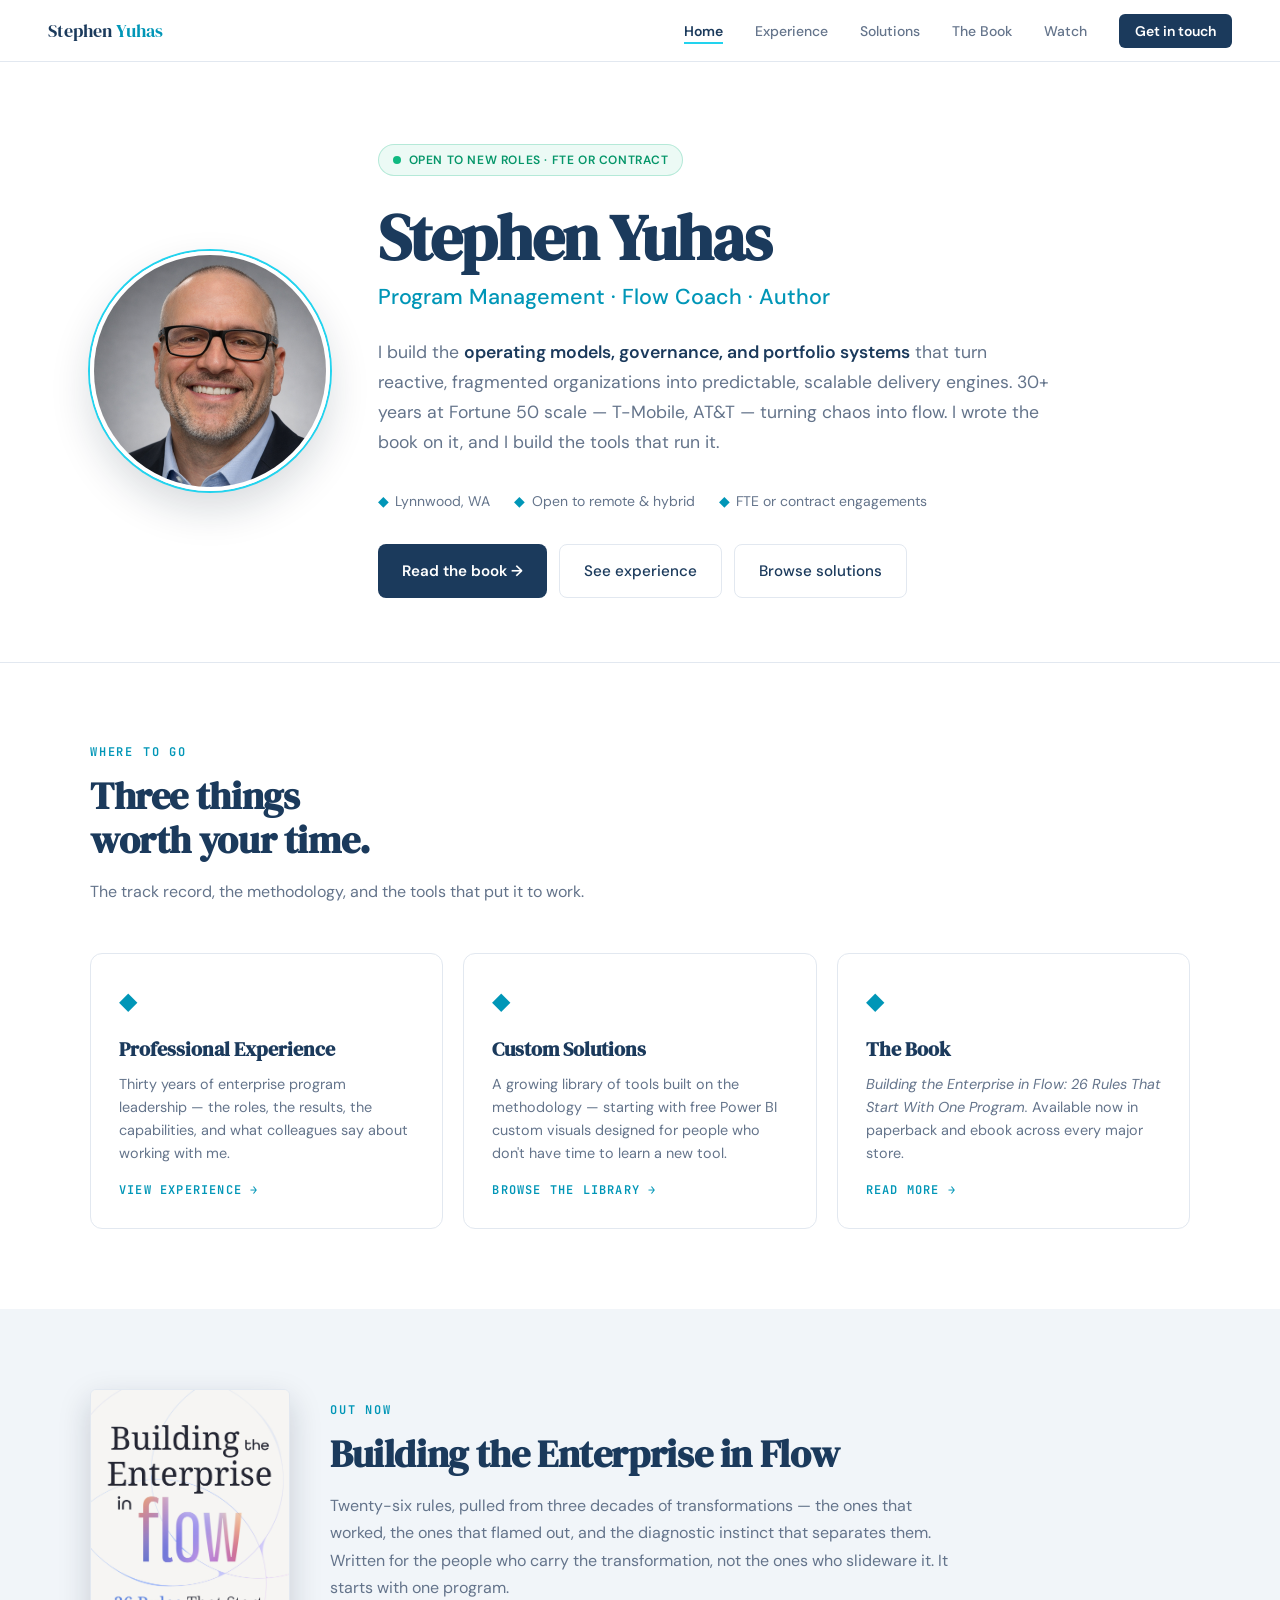
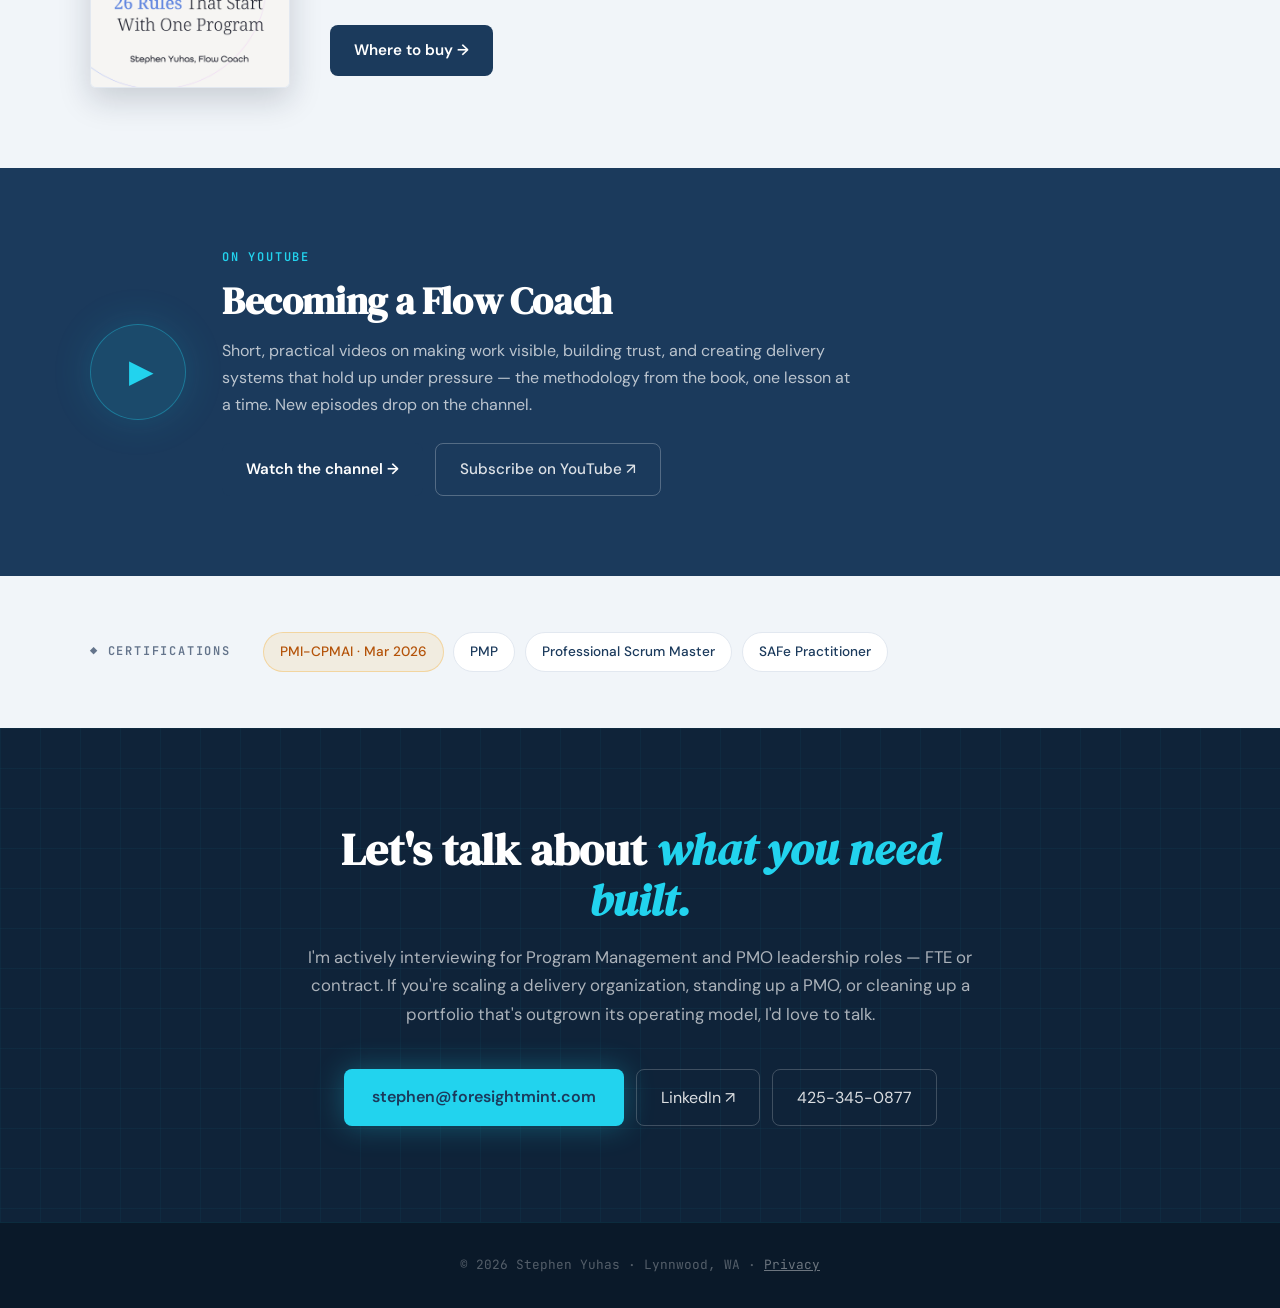
<file: index.html>
<!DOCTYPE html>
<html lang="en">
<head>
<meta charset="UTF-8">
<meta name="viewport" content="width=device-width, initial-scale=1.0">
<title>Stephen Yuhas — Program Management, Flow &amp; Transformation</title>
<meta name="description" content="Stephen Yuhas — 30+ years turning reactive organizations into predictable delivery engines. Author of Building the Enterprise in Flow. Founder of ForesightMint.">
<link rel="preconnect" href="https://fonts.googleapis.com">
<link rel="preconnect" href="https://fonts.gstatic.com" crossorigin>
<link href="https://fonts.googleapis.com/css2?family=DM+Serif+Display:ital@0;1&family=DM+Sans:wght@300;400;500;600;700&family=JetBrains+Mono:wght@400;600&display=swap" rel="stylesheet">
<link rel="stylesheet" href="styles.css">
</head>
<body>

<nav>
  <a href="index.html" class="nav-logo">Stephen <span>Yuhas</span></a>
  <ul class="nav-links">
    <li><a href="index.html" class="active">Home</a></li>
    <li><a href="experience.html">Experience</a></li>
    <li><a href="solutions.html">Solutions</a></li>
    <li><a href="book.html">The Book</a></li>
    <li><a href="watch.html">Watch</a></li>
    <li><a href="#contact" class="nav-cta">Get in touch</a></li>
  </ul>
</nav>

<!-- HERO -->
<section class="hero">
  <div class="hero-inner">
    <div class="hero-grid">
      <div class="headshot-wrap">
        <img src="StephenYuhasHeadshot_square.png" alt="Stephen Yuhas" class="headshot">
      </div>

      <div>
        <div class="availability">Open to new roles · FTE or contract</div>
        <h1 class="hero-name">Stephen Yuhas</h1>
        <div class="hero-tagline">Program Management · Flow Coach · Author</div>
        <p class="hero-pitch">
          I build the <strong>operating models, governance, and portfolio systems</strong> that turn reactive, fragmented organizations into predictable, scalable delivery engines. 30+ years at Fortune 50 scale — T-Mobile, AT&amp;T — turning chaos into flow. I wrote the book on it, and I build the tools that run it.
        </p>
        <div class="hero-meta">
          <span><span class="dot">◆</span> Lynnwood, WA</span>
          <span><span class="dot">◆</span> Open to remote &amp; hybrid</span>
          <span><span class="dot">◆</span> FTE or contract engagements</span>
        </div>
        <div class="hero-cta">
          <a href="book.html" class="btn-primary">Read the book →</a>
          <a href="experience.html" class="btn-secondary">See experience</a>
          <a href="solutions.html" class="btn-secondary">Browse solutions</a>
        </div>
      </div>
    </div>
  </div>
</section>

<!-- DESTINATIONS -->
<section>
  <div class="section-inner">
    <div class="section-label">Where to go</div>
    <h2 class="section-title">Three things<br>worth your time.</h2>
    <p class="section-sub">The track record, the methodology, and the tools that put it to work.</p>

    <div class="dest-grid">
      <a href="experience.html" class="dest-card">
        <div class="dest-icon">◆</div>
        <h3>Professional Experience</h3>
        <p>Thirty years of enterprise program leadership — the roles, the results, the capabilities, and what colleagues say about working with me.</p>
        <div class="dest-go">View experience →</div>
      </a>

      <a href="solutions.html" class="dest-card">
        <div class="dest-icon">◆</div>
        <h3>Custom Solutions</h3>
        <p>A growing library of tools built on the methodology — starting with free Power BI custom visuals designed for people who don't have time to learn a new tool.</p>
        <div class="dest-go">Browse the library →</div>
      </a>

      <a href="book.html" class="dest-card">
        <div class="dest-icon">◆</div>
        <h3>The Book</h3>
        <p><em>Building the Enterprise in Flow: 26 Rules That Start With One Program.</em> Available now in paperback and ebook across every major store.</p>
        <div class="dest-go">Read more →</div>
      </a>
    </div>
  </div>
</section>

<!-- BOOK CALLOUT -->
<section class="book-callout">
  <div class="book-callout-inner">
    <img src="Building_The_Enterprise_in_Flow.jpg" alt="Building the Enterprise in Flow: 26 Rules That Start With One Program, by Stephen Yuhas" class="book-cover-sm">
    <div>
      <div class="section-label">Out now</div>
      <h2 class="section-title">Building the Enterprise in Flow</h2>
      <p class="section-sub" style="margin-bottom: 1.5rem;">
        Twenty-six rules, pulled from three decades of transformations — the ones that worked, the ones that flamed out, and the diagnostic instinct that separates them. Written for the people who carry the transformation, not the ones who slideware it. It starts with one program.
      </p>
      <div class="hero-cta">
        <a href="book.html" class="btn-primary">Where to buy →</a>
      </div>
    </div>
  </div>
</section>

<!-- YOUTUBE BAND -->
<section class="watch-band">
  <div class="watch-band-inner">
    <div class="watch-play">▶</div>
    <div>
      <div class="section-label">On YouTube</div>
      <h2 class="section-title">Becoming a Flow Coach</h2>
      <p class="section-sub">
        Short, practical videos on making work visible, building trust, and creating delivery systems that hold up under pressure — the methodology from the book, one lesson at a time. New episodes drop on the channel.
      </p>
      <div class="hero-cta">
        <a href="watch.html" class="btn-primary">Watch the channel →</a>
        <a href="https://www.youtube.com/@BecomingAFlowCoach?sub_confirmation=1" class="btn-ghost-light" target="_blank" rel="noopener">Subscribe on YouTube ↗</a>
      </div>
    </div>
  </div>
</section>

<!-- CERTS STRIP -->
<div class="certs">
  <div class="certs-inner">
    <div class="certs-label">◆ Certifications</div>
    <div class="cert-pills">
      <div class="cert-pill new">PMI-CPMAI · Mar 2026</div>
      <div class="cert-pill">PMP</div>
      <div class="cert-pill">Professional Scrum Master</div>
      <div class="cert-pill">SAFe Practitioner</div>
    </div>
  </div>
</div>

<!-- CONTACT -->
<section class="contact" id="contact">
  <div class="contact-inner">
    <h2>Let's talk about <em>what you need built.</em></h2>
    <p>I'm actively interviewing for Program Management and PMO leadership roles — FTE or contract. If you're scaling a delivery organization, standing up a PMO, or cleaning up a portfolio that's outgrown its operating model, I'd love to talk.</p>
    <div class="contact-buttons">
      <a href="mailto:stephen@foresightmint.com" class="btn-contact-primary">stephen@foresightmint.com</a>
      <a href="https://www.linkedin.com/in/stephen-yuhas-6923614/" class="btn-contact-ghost" target="_blank">LinkedIn ↗</a>
      <a href="tel:+14253450877" class="btn-contact-ghost">425-345-0877</a>
    </div>
  </div>
</section>

<footer>
  <p>© 2026 Stephen Yuhas · Lynnwood, WA · <a href="privacy.html" style="color: rgba(255,255,255,0.4);">Privacy</a></p>
</footer>

</body>
</html>
</file>
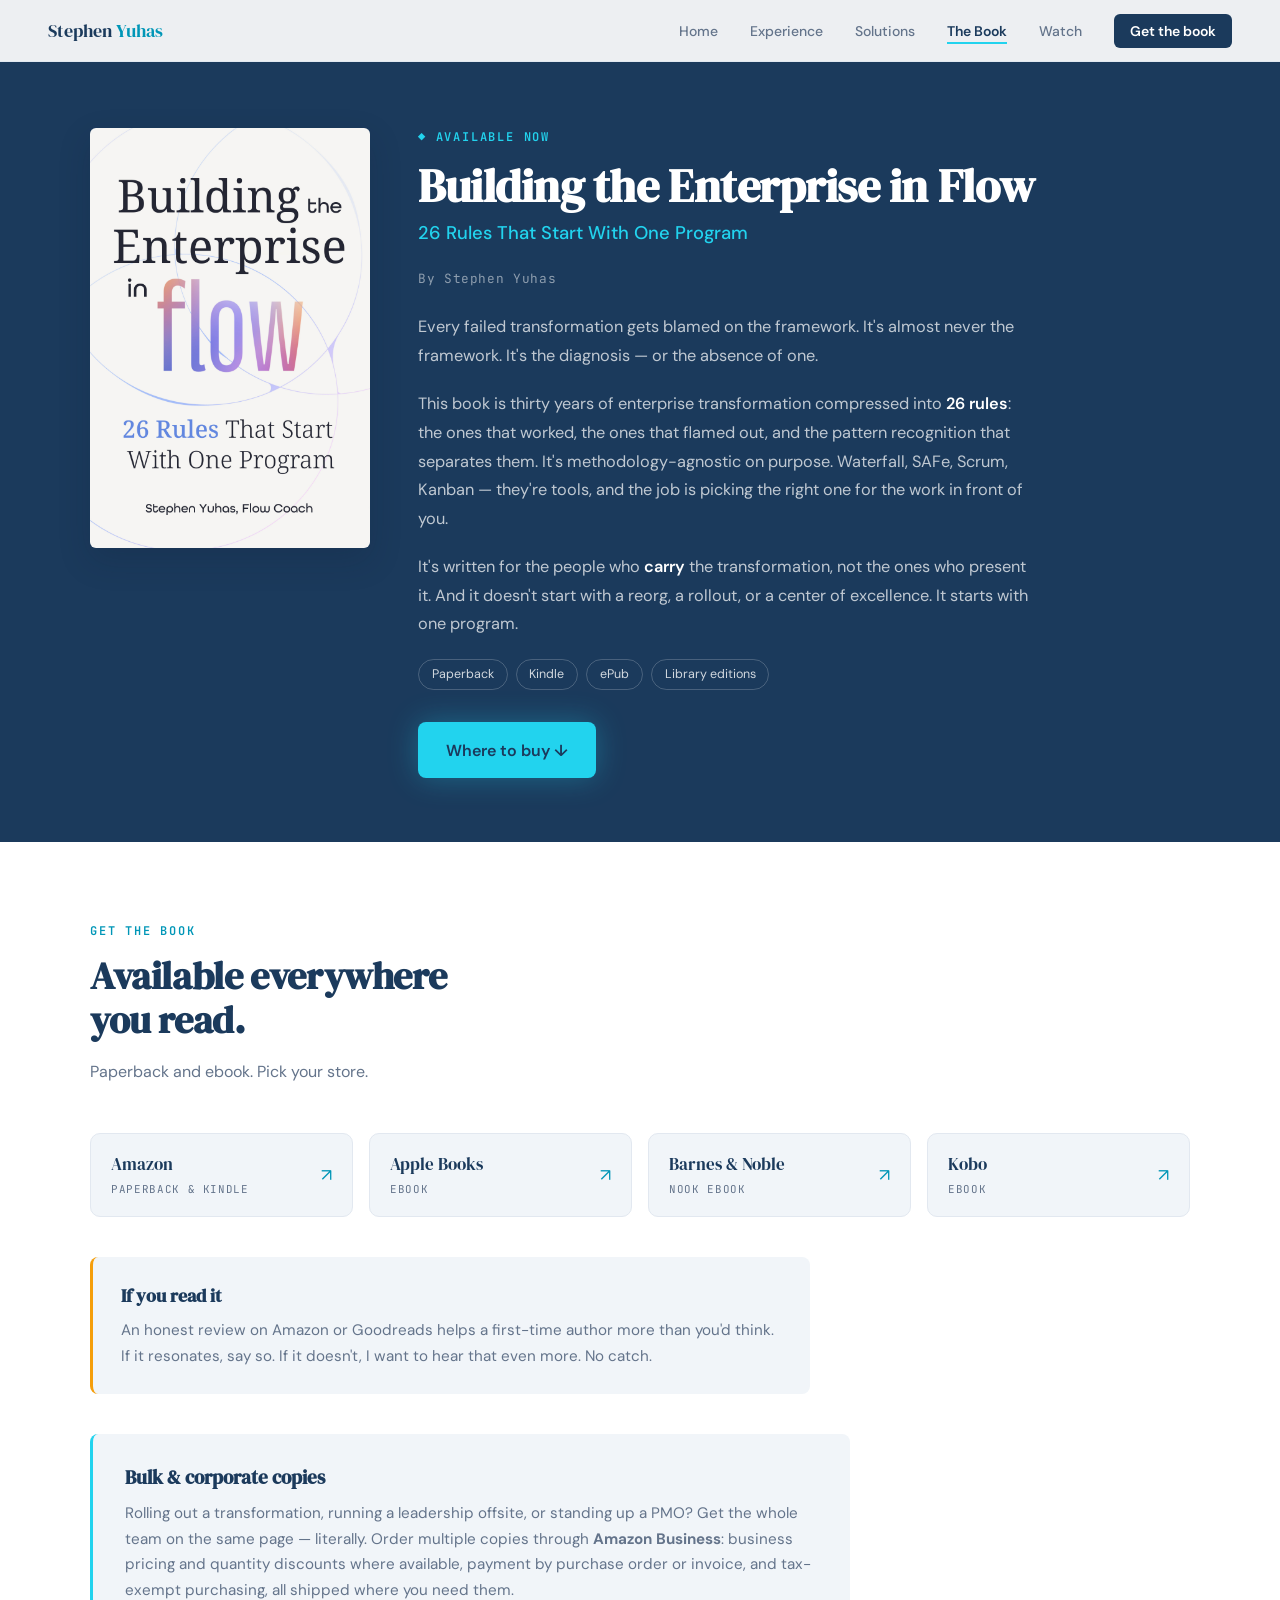
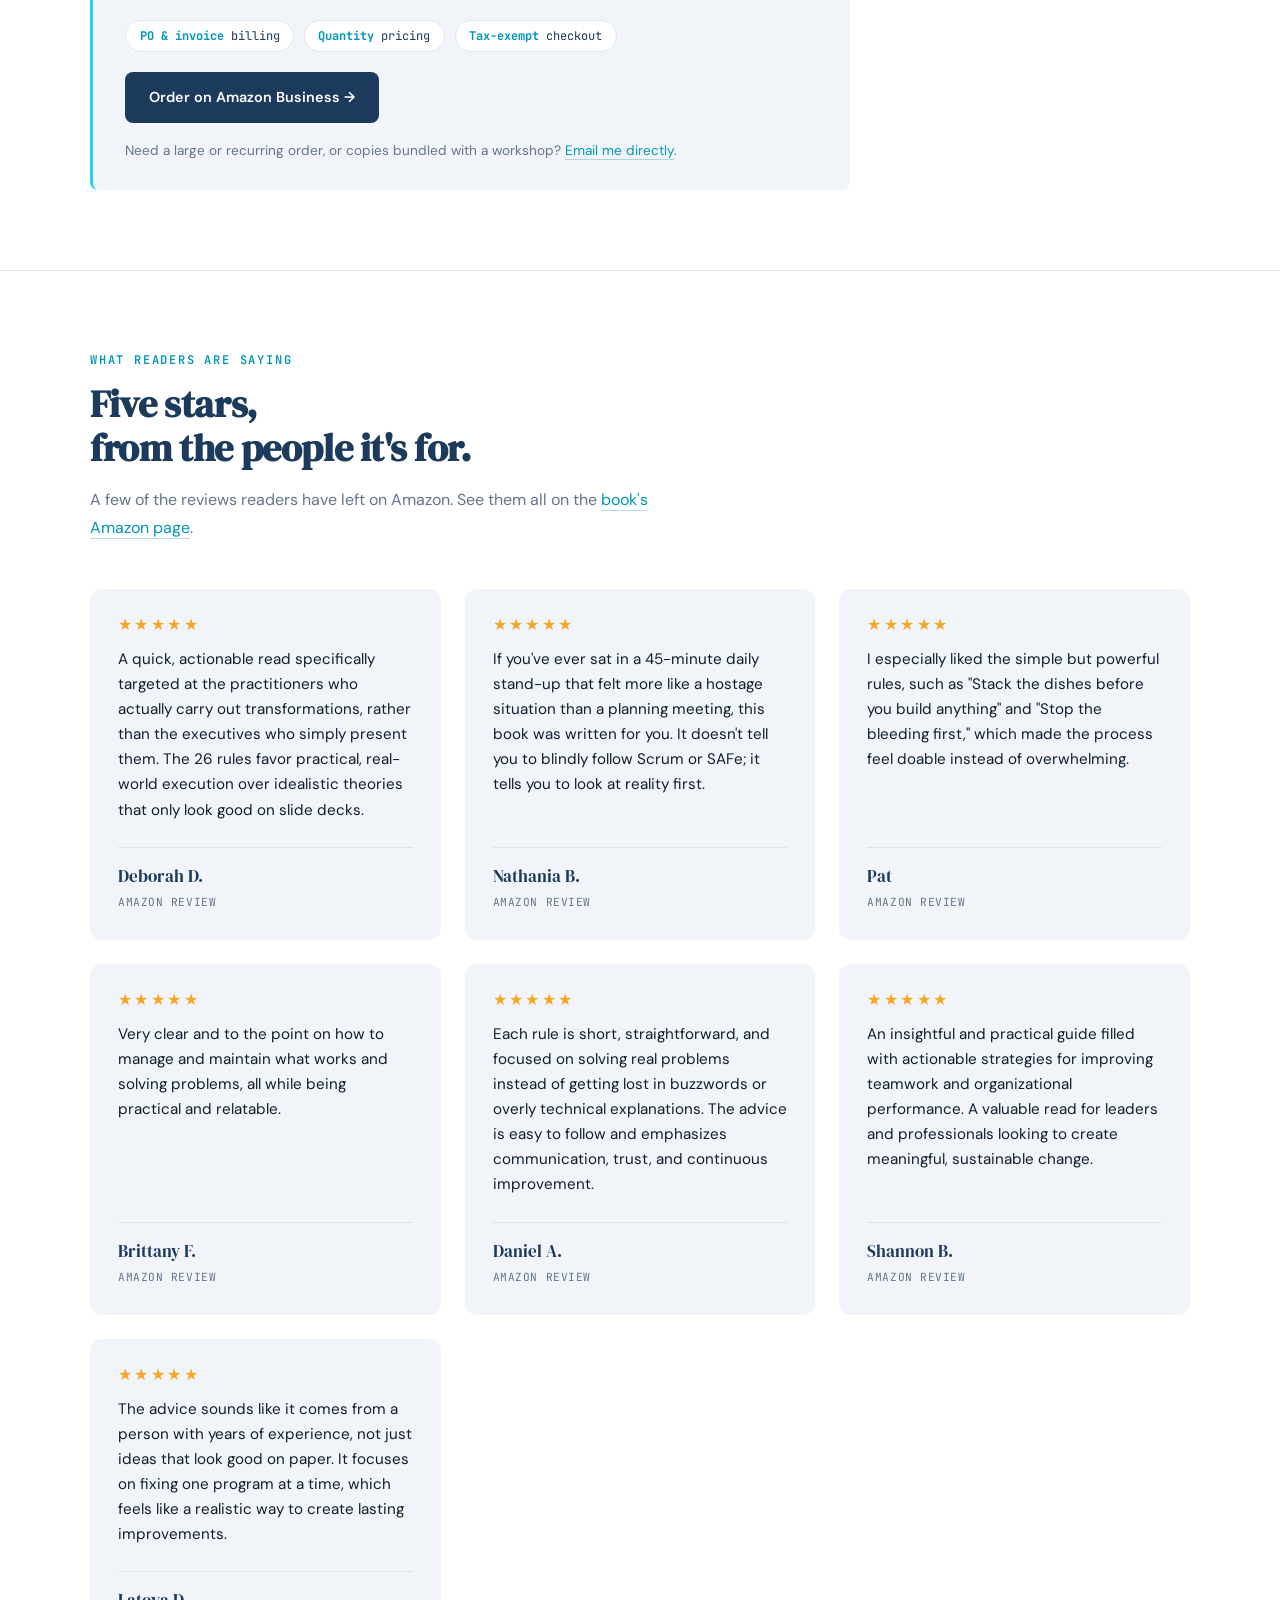
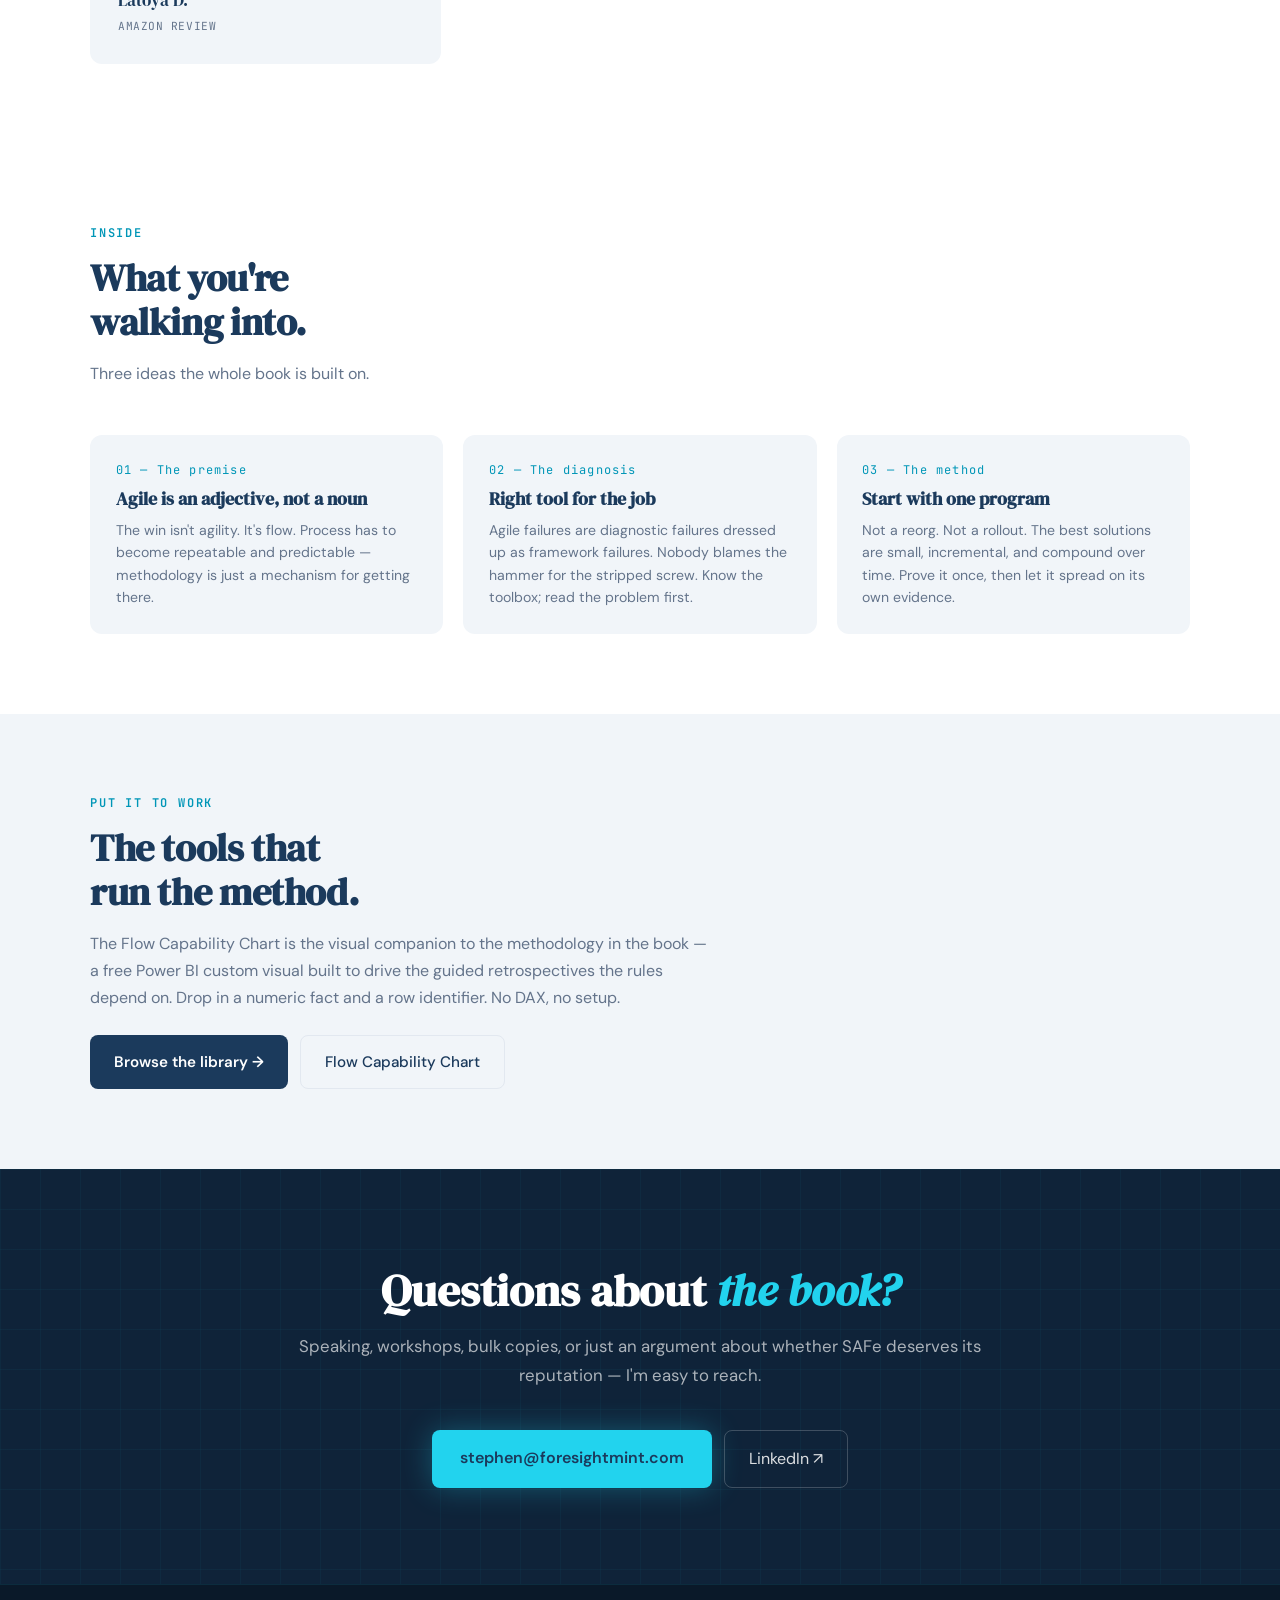
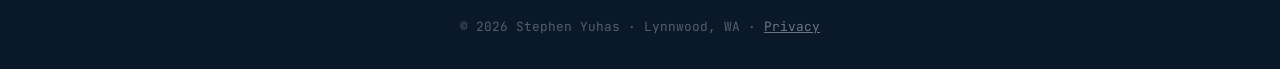
<file: book.html>
<!DOCTYPE html>
<html lang="en">
<head>
<meta charset="UTF-8">
<meta name="viewport" content="width=device-width, initial-scale=1.0">
<title>Building the Enterprise in Flow — Stephen Yuhas</title>
<meta name="description" content="Building the Enterprise in Flow: 26 Rules That Start With One Program. By Stephen Yuhas. Available in paperback and ebook on Amazon, Apple Books, Barnes &amp; Noble, Kobo, and more.">
<link rel="preconnect" href="https://fonts.googleapis.com">
<link rel="preconnect" href="https://fonts.gstatic.com" crossorigin>
<link href="https://fonts.googleapis.com/css2?family=DM+Serif+Display:ital@0;1&family=DM+Sans:wght@300;400;500;600;700&family=JetBrains+Mono:wght@400;600&display=swap" rel="stylesheet">
<link rel="stylesheet" href="styles.css">
</head>
<body>

<nav>
  <a href="index.html" class="nav-logo">Stephen <span>Yuhas</span></a>
  <ul class="nav-links">
    <li><a href="index.html">Home</a></li>
    <li><a href="experience.html">Experience</a></li>
    <li><a href="solutions.html">Solutions</a></li>
    <li><a href="book.html" class="active">The Book</a></li>
    <li><a href="watch.html">Watch</a></li>
    <li><a href="#buy" class="nav-cta">Get the book</a></li>
  </ul>
</nav>

<!-- BOOK HERO -->
<section class="book-hero">
  <div class="book-hero-inner">
    <img src="Building_The_Enterprise_in_Flow.jpg" alt="Building the Enterprise in Flow: 26 Rules That Start With One Program, by Stephen Yuhas" class="book-cover-sm">

    <div>
      <div class="book-eyebrow">◆ Available now</div>
      <h1 class="book-title">Building the Enterprise in Flow</h1>
      <div class="book-subtitle">26 Rules That Start With One Program</div>
      <div class="book-byline">By Stephen Yuhas</div>

      <p class="book-blurb">
        Every failed transformation gets blamed on the framework. It's almost never the framework. It's the diagnosis — or the absence of one.
      </p>
      <p class="book-blurb">
        This book is thirty years of enterprise transformation compressed into <strong>26 rules</strong>: the ones that worked, the ones that flamed out, and the pattern recognition that separates them. It's methodology-agnostic on purpose. Waterfall, SAFe, Scrum, Kanban — they're tools, and the job is picking the right one for the work in front of you.
      </p>
      <p class="book-blurb">
        It's written for the people who <strong>carry</strong> the transformation, not the ones who present it. And it doesn't start with a reorg, a rollout, or a center of excellence. It starts with one program.
      </p>

      <div class="book-formats">
        <span class="fmt-pill">Paperback</span>
        <span class="fmt-pill">Kindle</span>
        <span class="fmt-pill">ePub</span>
        <span class="fmt-pill">Library editions</span>
      </div>

      <div class="hero-cta">
        <a href="#buy" class="btn-contact-primary">Where to buy ↓</a>
      </div>
    </div>
  </div>
</section>

<!-- BUY LINKS -->
<section class="buy" id="buy">
  <div class="section-inner">
    <div class="section-label">Get the book</div>
    <h2 class="section-title">Available everywhere<br>you read.</h2>
    <p class="section-sub">Paperback and ebook. Pick your store.</p>

    <div class="buy-grid">
      <a href="https://www.amazon.com/dp/B0H6KVDXJP" class="buy-card" target="_blank" rel="noopener">
        <span>
          <span class="buy-store">Amazon</span>
          <span class="buy-fmt">Paperback &amp; Kindle</span>
        </span>
        <span class="buy-arrow">↗</span>
      </a>

      <a href="https://books.apple.com/us/book/id6784390564" class="buy-card" target="_blank" rel="noopener">
        <span>
          <span class="buy-store">Apple Books</span>
          <span class="buy-fmt">Ebook</span>
        </span>
        <span class="buy-arrow">↗</span>
      </a>

      <a href="https://www.barnesandnoble.com/w/building-the-enterprise-in-flow-stephen-yuhas/1150480453?ean=2940196628368" class="buy-card" target="_blank" rel="noopener">
        <span>
          <span class="buy-store">Barnes &amp; Noble</span>
          <span class="buy-fmt">Nook ebook</span>
        </span>
        <span class="buy-arrow">↗</span>
      </a>

      <a href="https://www.kobo.com/search?query=9798995827016" class="buy-card" target="_blank" rel="noopener">
        <span>
          <span class="buy-store">Kobo</span>
          <span class="buy-fmt">Ebook</span>
        </span>
        <span class="buy-arrow">↗</span>
      </a>

    </div>

    <div class="review-ask">
      <h3>If you read it</h3>
      <p>An honest review on Amazon or Goodreads helps a first-time author more than you'd think. If it resonates, say so. If it doesn't, I want to hear that even more. No catch.</p>
    </div>

    <div class="bulk">
      <h3>Bulk &amp; corporate copies</h3>
      <p>Rolling out a transformation, running a leadership offsite, or standing up a PMO? Get the whole team on the same page — literally. Order multiple copies through <strong>Amazon Business</strong>: business pricing and quantity discounts where available, payment by purchase order or invoice, and tax-exempt purchasing, all shipped where you need them.</p>
      <div class="bulk-tiers">
        <span class="bulk-tier"><strong>PO &amp; invoice</strong> billing</span>
        <span class="bulk-tier"><strong>Quantity</strong> pricing</span>
        <span class="bulk-tier"><strong>Tax-exempt</strong> checkout</span>
      </div>
      <a href="https://www.amazon.com/dp/B0H6KVDXJP" class="btn-primary" target="_blank" rel="noopener">Order on Amazon Business →</a>
      <p style="font-size:0.85rem; color:var(--muted); margin-top:1rem; margin-bottom:0;">Need a large or recurring order, or copies bundled with a workshop? <a href="mailto:stephen@foresightmint.com?subject=Bulk%20order%20%E2%80%94%20Building%20the%20Enterprise%20in%20Flow&amp;body=Quantity%3A%0AShip-to%20address%3A%0ANeeded%20by%3A%0ACompany%3A" class="testim-link">Email me directly</a>.</p>
    </div>
  </div>
</section>

<!-- READER REVIEWS -->
<section class="reviews">
  <div class="section-inner">
    <div class="section-label">What readers are saying</div>
    <h2 class="section-title">Five stars,<br>from the people it's for.</h2>
    <p class="section-sub">A few of the reviews readers have left on Amazon. See them all on the <a href="https://www.amazon.com/dp/B0H6KVDXJP" target="_blank" rel="noopener" class="testim-link">book's Amazon page</a>.</p>

    <div class="testim-grid">
      <figure class="testim-card">
        <div class="review-stars" aria-label="Rated 5 out of 5 stars">★★★★★<span>5 out of 5 stars</span></div>
        <blockquote>A quick, actionable read specifically targeted at the practitioners who actually carry out transformations, rather than the executives who simply present them. The 26 rules favor practical, real-world execution over idealistic theories that only look good on slide decks.</blockquote>
        <figcaption>
          <div class="testim-name">Deborah D.</div>
          <div class="testim-rel">Amazon Review</div>
        </figcaption>
      </figure>

      <figure class="testim-card">
        <div class="review-stars" aria-label="Rated 5 out of 5 stars">★★★★★<span>5 out of 5 stars</span></div>
        <blockquote>If you've ever sat in a 45-minute daily stand-up that felt more like a hostage situation than a planning meeting, this book was written for you. It doesn't tell you to blindly follow Scrum or SAFe; it tells you to look at reality first.</blockquote>
        <figcaption>
          <div class="testim-name">Nathania B.</div>
          <div class="testim-rel">Amazon Review</div>
        </figcaption>
      </figure>

      <figure class="testim-card">
        <div class="review-stars" aria-label="Rated 5 out of 5 stars">★★★★★<span>5 out of 5 stars</span></div>
        <blockquote>I especially liked the simple but powerful rules, such as "Stack the dishes before you build anything" and "Stop the bleeding first," which made the process feel doable instead of overwhelming.</blockquote>
        <figcaption>
          <div class="testim-name">Pat</div>
          <div class="testim-rel">Amazon Review</div>
        </figcaption>
      </figure>

      <figure class="testim-card">
        <div class="review-stars" aria-label="Rated 5 out of 5 stars">★★★★★<span>5 out of 5 stars</span></div>
        <blockquote>Very clear and to the point on how to manage and maintain what works and solving problems, all while being practical and relatable.</blockquote>
        <figcaption>
          <div class="testim-name">Brittany F.</div>
          <div class="testim-rel">Amazon Review</div>
        </figcaption>
      </figure>

      <figure class="testim-card">
        <div class="review-stars" aria-label="Rated 5 out of 5 stars">★★★★★<span>5 out of 5 stars</span></div>
        <blockquote>Each rule is short, straightforward, and focused on solving real problems instead of getting lost in buzzwords or overly technical explanations. The advice is easy to follow and emphasizes communication, trust, and continuous improvement.</blockquote>
        <figcaption>
          <div class="testim-name">Daniel A.</div>
          <div class="testim-rel">Amazon Review</div>
        </figcaption>
      </figure>

      <figure class="testim-card">
        <div class="review-stars" aria-label="Rated 5 out of 5 stars">★★★★★<span>5 out of 5 stars</span></div>
        <blockquote>An insightful and practical guide filled with actionable strategies for improving teamwork and organizational performance. A valuable read for leaders and professionals looking to create meaningful, sustainable change.</blockquote>
        <figcaption>
          <div class="testim-name">Shannon B.</div>
          <div class="testim-rel">Amazon Review</div>
        </figcaption>
      </figure>

      <figure class="testim-card">
        <div class="review-stars" aria-label="Rated 5 out of 5 stars">★★★★★<span>5 out of 5 stars</span></div>
        <blockquote>The advice sounds like it comes from a person with years of experience, not just ideas that look good on paper. It focuses on fixing one program at a time, which feels like a realistic way to create lasting improvements.</blockquote>
        <figcaption>
          <div class="testim-name">Latoya D.</div>
          <div class="testim-rel">Amazon Review</div>
        </figcaption>
      </figure>
    </div>
  </div>
</section>

<!-- INSIDE THE BOOK -->
<section>
  <div class="section-inner">
    <div class="section-label">Inside</div>
    <h2 class="section-title">What you're<br>walking into.</h2>
    <p class="section-sub">Three ideas the whole book is built on.</p>

    <div class="inside-grid">
      <div class="inside-card">
        <div class="num">01 — The premise</div>
        <h3>Agile is an adjective, not a noun</h3>
        <p>The win isn't agility. It's flow. Process has to become repeatable and predictable — methodology is just a mechanism for getting there.</p>
      </div>
      <div class="inside-card">
        <div class="num">02 — The diagnosis</div>
        <h3>Right tool for the job</h3>
        <p>Agile failures are diagnostic failures dressed up as framework failures. Nobody blames the hammer for the stripped screw. Know the toolbox; read the problem first.</p>
      </div>
      <div class="inside-card">
        <div class="num">03 — The method</div>
        <h3>Start with one program</h3>
        <p>Not a reorg. Not a rollout. The best solutions are small, incremental, and compound over time. Prove it once, then let it spread on its own evidence.</p>
      </div>
    </div>
  </div>
</section>

<!-- COMPANION -->
<section class="book-callout">
  <div class="section-inner">
    <div class="section-label">Put it to work</div>
    <h2 class="section-title">The tools that<br>run the method.</h2>
    <p class="section-sub" style="margin-bottom: 1.5rem;">
      The Flow Capability Chart is the visual companion to the methodology in the book — a free Power BI custom visual built to drive the guided retrospectives the rules depend on. Drop in a numeric fact and a row identifier. No DAX, no setup.
    </p>
    <div class="hero-cta">
      <a href="solutions.html" class="btn-primary">Browse the library →</a>
      <a href="flow-capability-chart.html" class="btn-secondary">Flow Capability Chart</a>
    </div>
  </div>
</section>

<!-- CONTACT -->
<section class="contact" id="contact">
  <div class="contact-inner">
    <h2>Questions about <em>the book?</em></h2>
    <p>Speaking, workshops, bulk copies, or just an argument about whether SAFe deserves its reputation — I'm easy to reach.</p>
    <div class="contact-buttons">
      <a href="mailto:stephen@foresightmint.com" class="btn-contact-primary">stephen@foresightmint.com</a>
      <a href="https://www.linkedin.com/in/stephen-yuhas-6923614/" class="btn-contact-ghost" target="_blank">LinkedIn ↗</a>
    </div>
  </div>
</section>

<footer>
  <p>© 2026 Stephen Yuhas · Lynnwood, WA · <a href="privacy.html" style="color: rgba(255,255,255,0.4);">Privacy</a></p>
</footer>

</body>
</html>
</file>
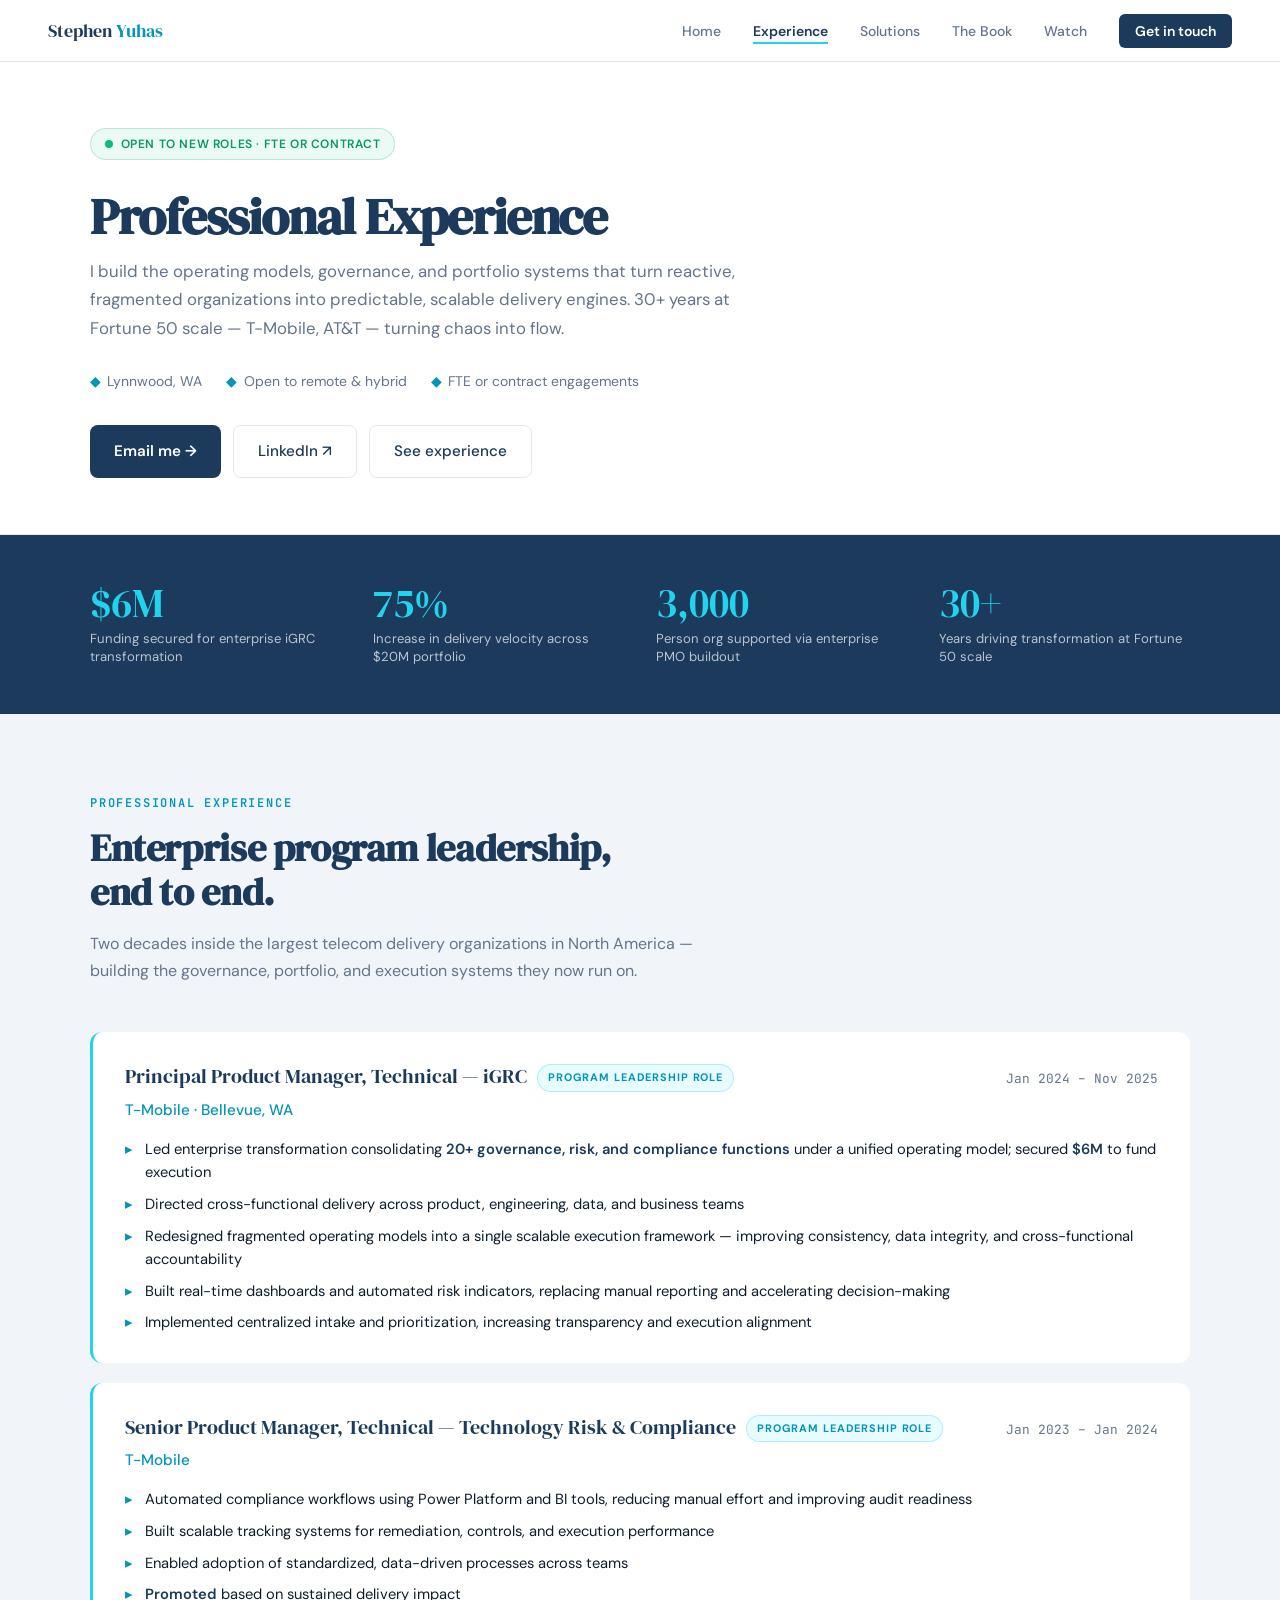
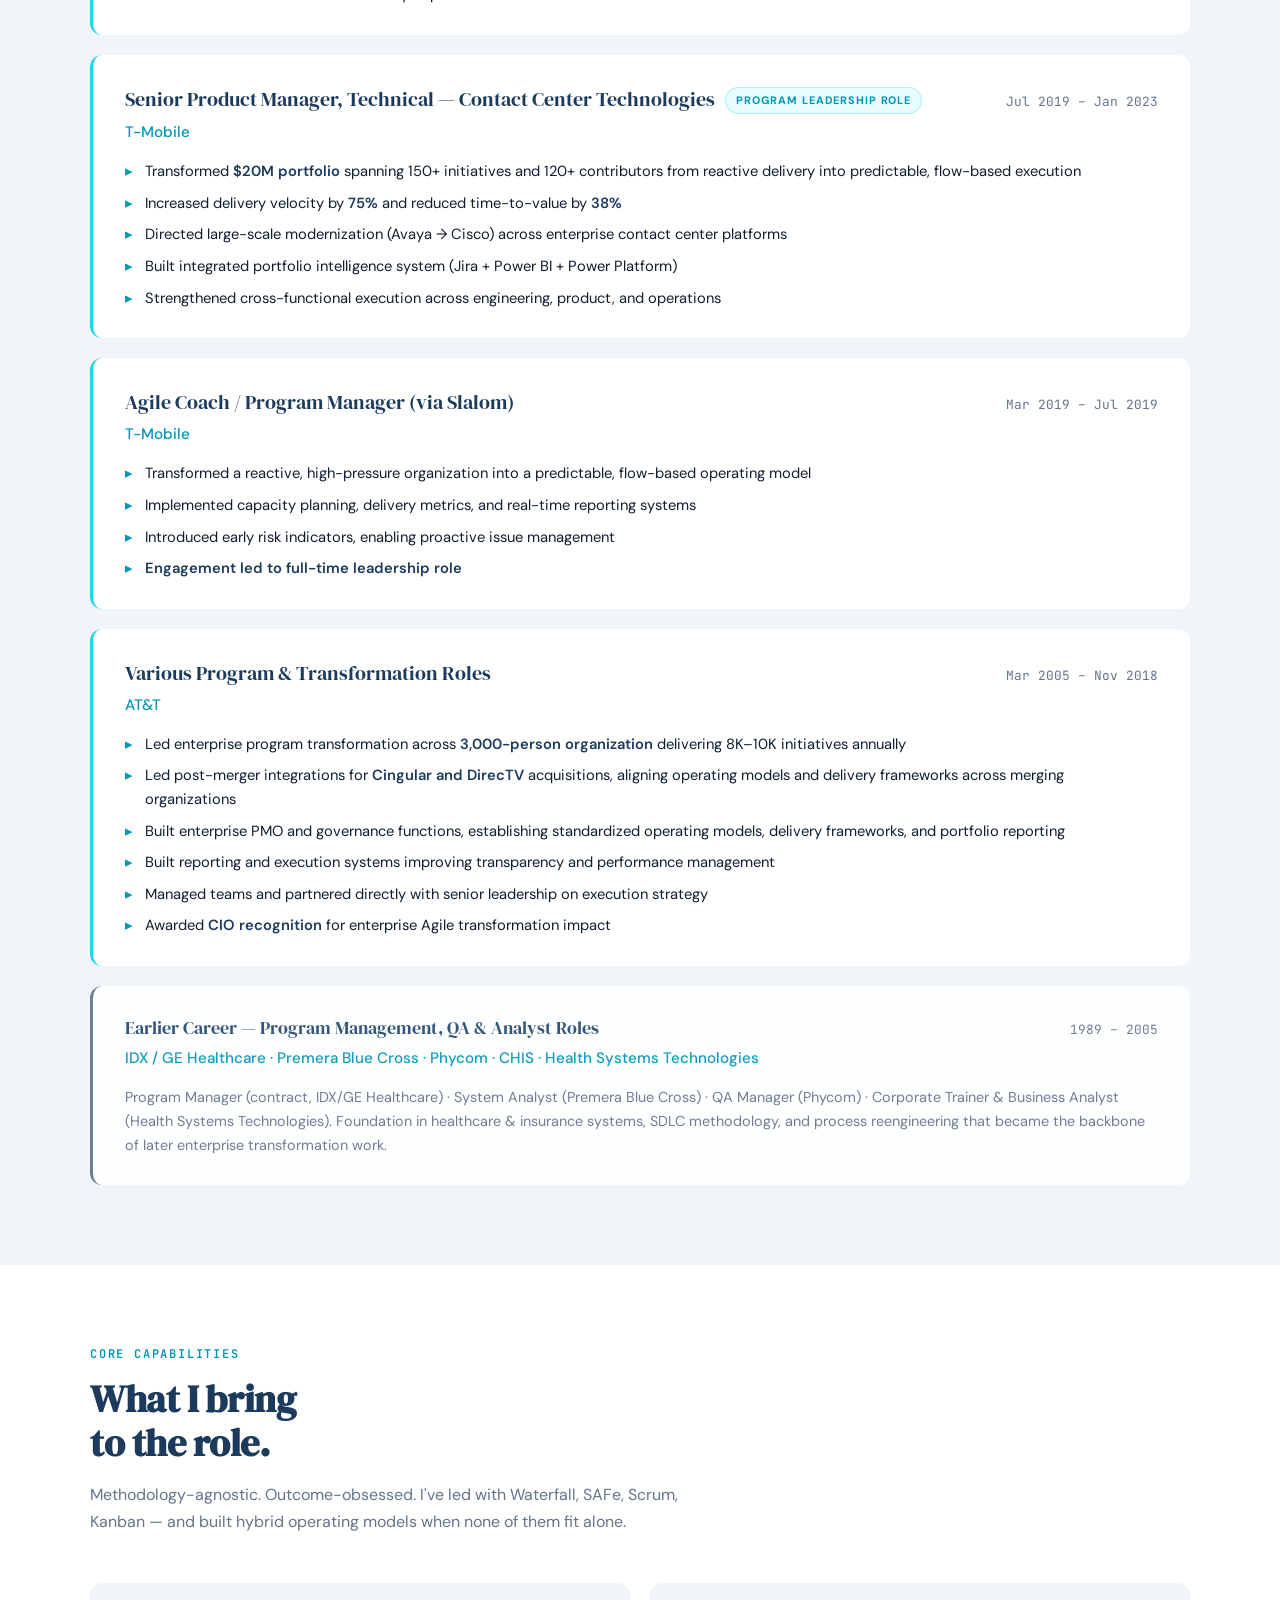
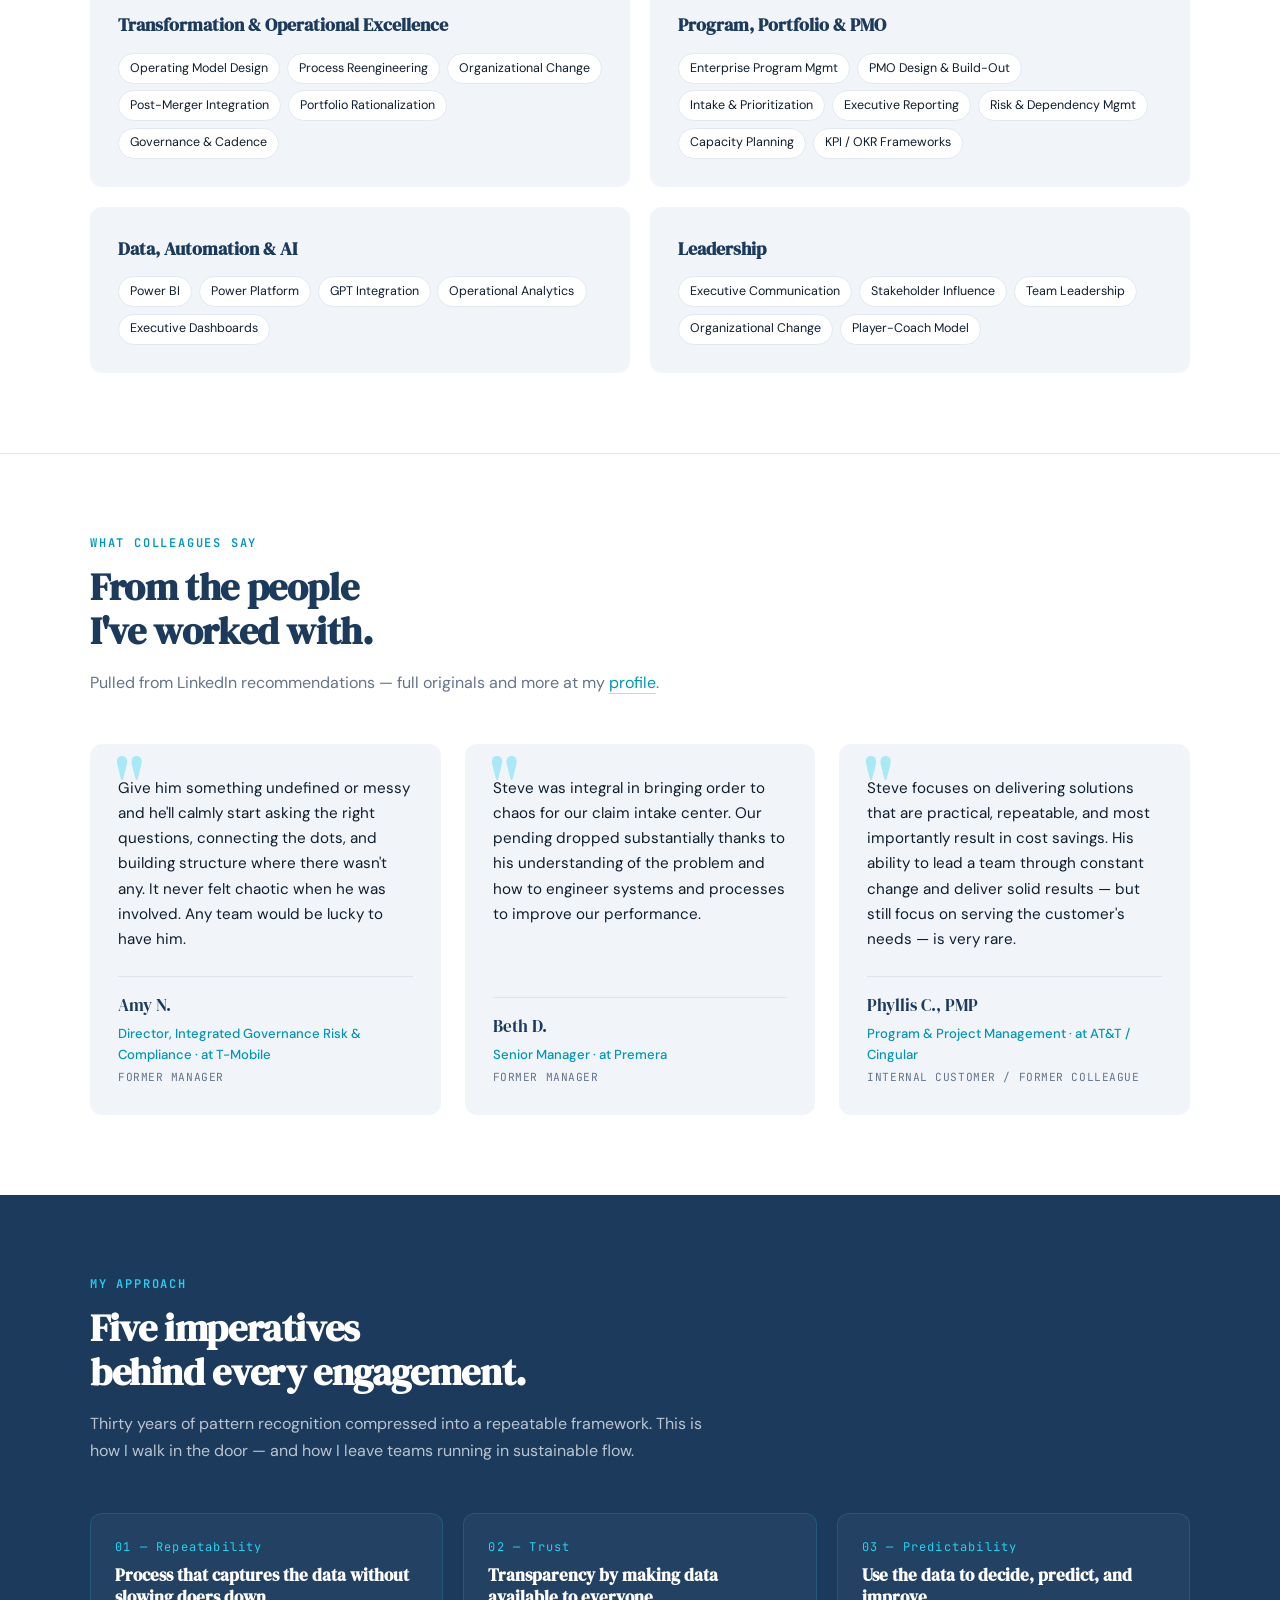
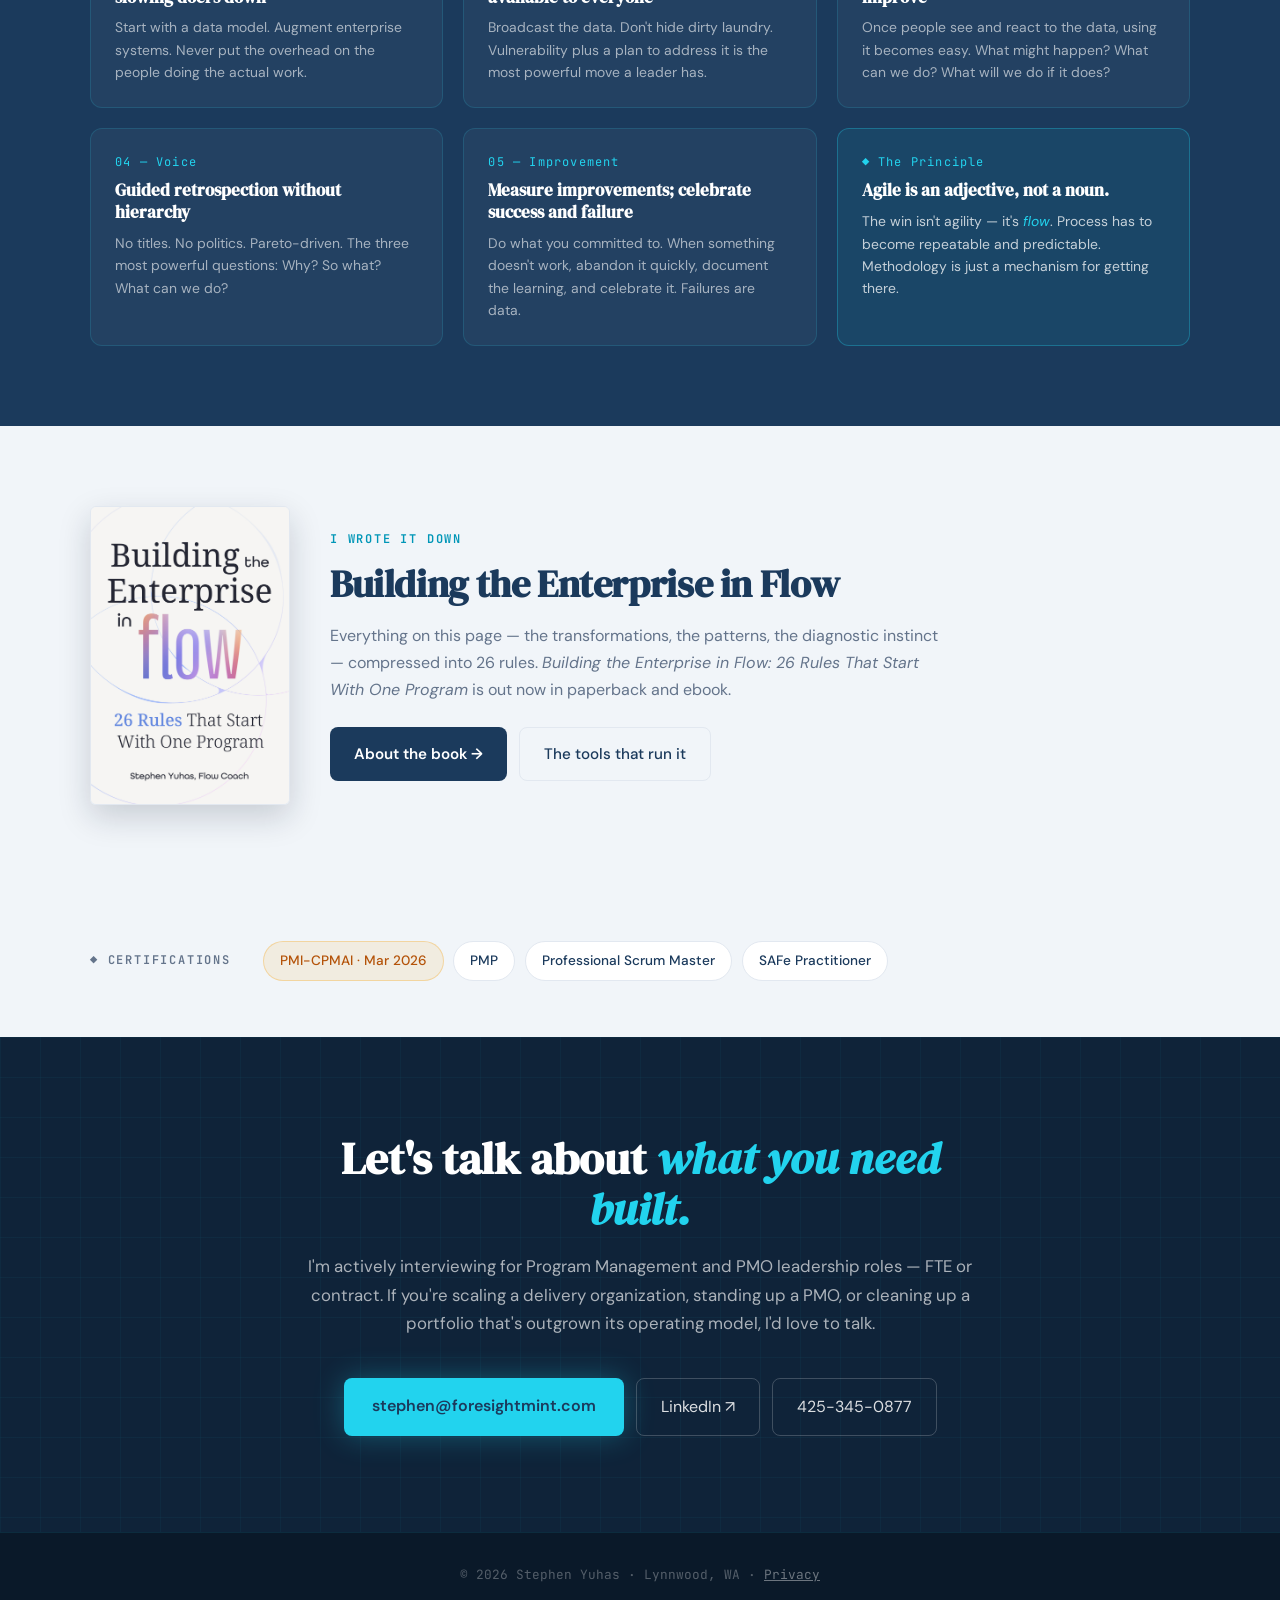
<file: experience.html>
<!DOCTYPE html>
<html lang="en">
<head>
<meta charset="UTF-8">
<meta name="viewport" content="width=device-width, initial-scale=1.0">
<title>Professional Experience — Stephen Yuhas</title>
<meta name="description" content="Thirty years of enterprise program leadership, PMO buildout, and business transformation at Fortune 50 scale — T-Mobile, AT&T, healthcare and telecom.">
<link rel="preconnect" href="https://fonts.googleapis.com">
<link rel="preconnect" href="https://fonts.gstatic.com" crossorigin>
<link href="https://fonts.googleapis.com/css2?family=DM+Serif+Display:ital@0;1&family=DM+Sans:wght@300;400;500;600;700&family=JetBrains+Mono:wght@400;600&display=swap" rel="stylesheet">
<link rel="stylesheet" href="styles.css">
</head>
<body>

<nav>
  <a href="index.html" class="nav-logo">Stephen <span>Yuhas</span></a>
  <ul class="nav-links">
    <li><a href="index.html">Home</a></li>
    <li><a href="experience.html" class="active">Experience</a></li>
    <li><a href="solutions.html">Solutions</a></li>
    <li><a href="book.html">The Book</a></li>
    <li><a href="watch.html">Watch</a></li>
    <li><a href="#contact" class="nav-cta">Get in touch</a></li>
  </ul>
</nav>

<!-- PAGE HERO -->
<section class="page-hero">
  <div class="page-hero-inner">
    <div class="availability">Open to new roles · FTE or contract</div>
    <h1 class="page-title">Professional Experience</h1>
    <p class="page-sub">
      I build the operating models, governance, and portfolio systems that turn reactive, fragmented organizations into predictable, scalable delivery engines. 30+ years at Fortune 50 scale — T-Mobile, AT&amp;T — turning chaos into flow.
    </p>
    <div class="hero-meta" style="margin-top: 1.75rem;">
      <span><span class="dot">◆</span> Lynnwood, WA</span>
      <span><span class="dot">◆</span> Open to remote &amp; hybrid</span>
      <span><span class="dot">◆</span> FTE or contract engagements</span>
    </div>
    <div class="hero-cta">
      <a href="mailto:stephen@foresightmint.com" class="btn-primary">Email me →</a>
      <a href="https://www.linkedin.com/in/stephen-yuhas-6923614/" class="btn-secondary" target="_blank">LinkedIn ↗</a>
      <a href="#experience" class="btn-secondary">See experience</a>
    </div>
  </div>
</section>

<!-- METRICS -->
<div class="metrics">
  <div class="metrics-inner">
    <div>
      <div class="metric-num">$6M</div>
      <div class="metric-label">Funding secured for enterprise iGRC transformation</div>
    </div>
    <div>
      <div class="metric-num">75%</div>
      <div class="metric-label">Increase in delivery velocity across $20M portfolio</div>
    </div>
    <div>
      <div class="metric-num">3,000</div>
      <div class="metric-label">Person org supported via enterprise PMO buildout</div>
    </div>
    <div>
      <div class="metric-num">30+</div>
      <div class="metric-label">Years driving transformation at Fortune 50 scale</div>
    </div>
  </div>
</div>

<!-- EXPERIENCE -->
<section class="exp" id="experience">
  <div class="section-inner">
    <div class="section-label">Professional Experience</div>
    <h2 class="section-title">Enterprise program leadership,<br>end to end.</h2>
    <p class="section-sub">Two decades inside the largest telecom delivery organizations in North America — building the governance, portfolio, and execution systems they now run on.</p>

    <div class="exp-list">
      <div class="exp-item">
        <div class="exp-header">
          <div class="exp-role">Principal Product Manager, Technical — iGRC <span class="role-tag">Program Leadership role</span></div>
          <div class="exp-dates">Jan 2024 – Nov 2025</div>
        </div>
        <div class="exp-company">T-Mobile · Bellevue, WA</div>
        <ul class="exp-bullets">
          <li>Led enterprise transformation consolidating <strong>20+ governance, risk, and compliance functions</strong> under a unified operating model; secured <strong>$6M</strong> to fund execution</li>
          <li>Directed cross-functional delivery across product, engineering, data, and business teams</li>
          <li>Redesigned fragmented operating models into a single scalable execution framework — improving consistency, data integrity, and cross-functional accountability</li>
          <li>Built real-time dashboards and automated risk indicators, replacing manual reporting and accelerating decision-making</li>
          <li>Implemented centralized intake and prioritization, increasing transparency and execution alignment</li>
        </ul>
      </div>

      <div class="exp-item">
        <div class="exp-header">
          <div class="exp-role">Senior Product Manager, Technical — Technology Risk &amp; Compliance <span class="role-tag">Program Leadership role</span></div>
          <div class="exp-dates">Jan 2023 – Jan 2024</div>
        </div>
        <div class="exp-company">T-Mobile</div>
        <ul class="exp-bullets">
          <li>Automated compliance workflows using Power Platform and BI tools, reducing manual effort and improving audit readiness</li>
          <li>Built scalable tracking systems for remediation, controls, and execution performance</li>
          <li>Enabled adoption of standardized, data-driven processes across teams</li>
          <li><strong>Promoted</strong> based on sustained delivery impact</li>
        </ul>
      </div>

      <div class="exp-item">
        <div class="exp-header">
          <div class="exp-role">Senior Product Manager, Technical — Contact Center Technologies <span class="role-tag">Program Leadership role</span></div>
          <div class="exp-dates">Jul 2019 – Jan 2023</div>
        </div>
        <div class="exp-company">T-Mobile</div>
        <ul class="exp-bullets">
          <li>Transformed <strong>$20M portfolio</strong> spanning 150+ initiatives and 120+ contributors from reactive delivery into predictable, flow-based execution</li>
          <li>Increased delivery velocity by <strong>75%</strong> and reduced time-to-value by <strong>38%</strong></li>
          <li>Directed large-scale modernization (Avaya → Cisco) across enterprise contact center platforms</li>
          <li>Built integrated portfolio intelligence system (Jira + Power BI + Power Platform)</li>
          <li>Strengthened cross-functional execution across engineering, product, and operations</li>
        </ul>
      </div>

      <div class="exp-item">
        <div class="exp-header">
          <div class="exp-role">Agile Coach / Program Manager (via Slalom)</div>
          <div class="exp-dates">Mar 2019 – Jul 2019</div>
        </div>
        <div class="exp-company">T-Mobile</div>
        <ul class="exp-bullets">
          <li>Transformed a reactive, high-pressure organization into a predictable, flow-based operating model</li>
          <li>Implemented capacity planning, delivery metrics, and real-time reporting systems</li>
          <li>Introduced early risk indicators, enabling proactive issue management</li>
          <li><strong>Engagement led to full-time leadership role</strong></li>
        </ul>
      </div>

      <div class="exp-item">
        <div class="exp-header">
          <div class="exp-role">Various Program &amp; Transformation Roles</div>
          <div class="exp-dates">Mar 2005 – Nov 2018</div>
        </div>
        <div class="exp-company">AT&amp;T</div>
        <ul class="exp-bullets">
          <li>Led enterprise program transformation across <strong>3,000-person organization</strong> delivering 8K–10K initiatives annually</li>
          <li>Led post-merger integrations for <strong>Cingular and DirecTV</strong> acquisitions, aligning operating models and delivery frameworks across merging organizations</li>
          <li>Built enterprise PMO and governance functions, establishing standardized operating models, delivery frameworks, and portfolio reporting</li>
          <li>Built reporting and execution systems improving transparency and performance management</li>
          <li>Managed teams and partnered directly with senior leadership on execution strategy</li>
          <li>Awarded <strong>CIO recognition</strong> for enterprise Agile transformation impact</li>
        </ul>
      </div>

      <div class="exp-item earlier">
        <div class="exp-header">
          <div class="exp-role">Earlier Career — Program Management, QA &amp; Analyst Roles</div>
          <div class="exp-dates">1989 – 2005</div>
        </div>
        <div class="exp-company">IDX / GE Healthcare · Premera Blue Cross · Phycom · CHIS · Health Systems Technologies</div>
        <p class="exp-earlier-summary">
          Program Manager (contract, IDX/GE Healthcare) · System Analyst (Premera Blue Cross) · QA Manager (Phycom) · Corporate Trainer &amp; Business Analyst (Health Systems Technologies). Foundation in healthcare &amp; insurance systems, SDLC methodology, and process reengineering that became the backbone of later enterprise transformation work.
        </p>
      </div>
    </div>
  </div>
</section>

<!-- CAPABILITIES -->
<section class="cap" id="capabilities">
  <div class="section-inner">
    <div class="section-label">Core Capabilities</div>
    <h2 class="section-title">What I bring<br>to the role.</h2>
    <p class="section-sub">Methodology-agnostic. Outcome-obsessed. I've led with Waterfall, SAFe, Scrum, Kanban — and built hybrid operating models when none of them fit alone.</p>

    <div class="cap-grid">
      <div class="cap-card">
        <h3>Transformation &amp; Operational Excellence</h3>
        <div class="tags">
          <span class="tag">Operating Model Design</span>
          <span class="tag">Process Reengineering</span>
          <span class="tag">Organizational Change</span>
          <span class="tag">Post-Merger Integration</span>
          <span class="tag">Portfolio Rationalization</span>
          <span class="tag">Governance &amp; Cadence</span>
        </div>
      </div>
      <div class="cap-card">
        <h3>Program, Portfolio &amp; PMO</h3>
        <div class="tags">
          <span class="tag">Enterprise Program Mgmt</span>
          <span class="tag">PMO Design &amp; Build-Out</span>
          <span class="tag">Intake &amp; Prioritization</span>
          <span class="tag">Executive Reporting</span>
          <span class="tag">Risk &amp; Dependency Mgmt</span>
          <span class="tag">Capacity Planning</span>
          <span class="tag">KPI / OKR Frameworks</span>
        </div>
      </div>
      <div class="cap-card">
        <h3>Data, Automation &amp; AI</h3>
        <div class="tags">
          <span class="tag">Power BI</span>
          <span class="tag">Power Platform</span>
          <span class="tag">GPT Integration</span>
          <span class="tag">Operational Analytics</span>
          <span class="tag">Executive Dashboards</span>
        </div>
      </div>
      <div class="cap-card">
        <h3>Leadership</h3>
        <div class="tags">
          <span class="tag">Executive Communication</span>
          <span class="tag">Stakeholder Influence</span>
          <span class="tag">Team Leadership</span>
          <span class="tag">Organizational Change</span>
          <span class="tag">Player-Coach Model</span>
        </div>
      </div>
    </div>
  </div>
</section>

<!-- TESTIMONIALS -->
<section class="testim" id="testimonials">
  <div class="section-inner">
    <div class="section-label">What colleagues say</div>
    <h2 class="section-title">From the people<br>I've worked with.</h2>
    <p class="section-sub">Pulled from LinkedIn recommendations — full originals and more at my <a href="https://www.linkedin.com/in/stephen-yuhas-6923614/details/recommendations/" target="_blank" class="testim-link">profile</a>.</p>

    <div class="testim-grid">
      <figure class="testim-card">
        <div class="testim-mark">"</div>
        <blockquote>Give him something undefined or messy and he'll calmly start asking the right questions, connecting the dots, and building structure where there wasn't any. It never felt chaotic when he was involved. Any team would be lucky to have him.</blockquote>
        <figcaption>
          <div class="testim-name">Amy N.</div>
          <div class="testim-title">Director, Integrated Governance Risk &amp; Compliance · at T-Mobile</div>
          <div class="testim-rel">Former Manager</div>
        </figcaption>
      </figure>

      <figure class="testim-card">
        <div class="testim-mark">"</div>
        <blockquote>Steve was integral in bringing order to chaos for our claim intake center. Our pending dropped substantially thanks to his understanding of the problem and how to engineer systems and processes to improve our performance.</blockquote>
        <figcaption>
          <div class="testim-name">Beth D.</div>
          <div class="testim-title">Senior Manager · at Premera</div>
          <div class="testim-rel">Former Manager</div>
        </figcaption>
      </figure>

      <figure class="testim-card">
        <div class="testim-mark">"</div>
        <blockquote>Steve focuses on delivering solutions that are practical, repeatable, and most importantly result in cost savings. His ability to lead a team through constant change and deliver solid results — but still focus on serving the customer's needs — is very rare.</blockquote>
        <figcaption>
          <div class="testim-name">Phyllis C., PMP</div>
          <div class="testim-title">Program &amp; Project Management · at AT&amp;T / Cingular</div>
          <div class="testim-rel">Internal Customer / Former Colleague</div>
        </figcaption>
      </figure>
    </div>
  </div>
</section>

<!-- APPROACH (compressed philosophy) -->
<section class="phil" id="approach">
  <div class="section-inner">
    <div class="section-label" style="color: var(--cyan);">My Approach</div>
    <h2 class="section-title">Five imperatives<br>behind every engagement.</h2>
    <p class="section-sub">Thirty years of pattern recognition compressed into a repeatable framework. This is how I walk in the door — and how I leave teams running in sustainable flow.</p>

    <div class="phil-grid">
      <div class="phil-card">
        <div class="num">01 — Repeatability</div>
        <h3>Process that captures the data without slowing doers down</h3>
        <p>Start with a data model. Augment enterprise systems. Never put the overhead on the people doing the actual work.</p>
      </div>
      <div class="phil-card">
        <div class="num">02 — Trust</div>
        <h3>Transparency by making data available to everyone</h3>
        <p>Broadcast the data. Don't hide dirty laundry. Vulnerability plus a plan to address it is the most powerful move a leader has.</p>
      </div>
      <div class="phil-card">
        <div class="num">03 — Predictability</div>
        <h3>Use the data to decide, predict, and improve</h3>
        <p>Once people see and react to the data, using it becomes easy. What might happen? What can we do? What will we do if it does?</p>
      </div>
      <div class="phil-card">
        <div class="num">04 — Voice</div>
        <h3>Guided retrospection without hierarchy</h3>
        <p>No titles. No politics. Pareto-driven. The three most powerful questions: Why? So what? What can we do?</p>
      </div>
      <div class="phil-card">
        <div class="num">05 — Improvement</div>
        <h3>Measure improvements; celebrate success and failure</h3>
        <p>Do what you committed to. When something doesn't work, abandon it quickly, document the learning, and celebrate it. Failures are data.</p>
      </div>
      <div class="phil-card" style="background: rgba(34,211,238,0.08); border-color: rgba(34,211,238,0.3);">
        <div class="num" style="color: var(--cyan);">◆ The Principle</div>
        <h3>Agile is an adjective, not a noun.</h3>
        <p style="color: rgba(255,255,255,0.75);">The win isn't agility — it's <em style="color:var(--cyan)">flow</em>. Process has to become repeatable and predictable. Methodology is just a mechanism for getting there.</p>
      </div>
    </div>
  </div>
</section>


<!-- BOOK CALLOUT -->
<section class="book-callout">
  <div class="book-callout-inner">
    <img src="Building_The_Enterprise_in_Flow.jpg" alt="Building the Enterprise in Flow: 26 Rules That Start With One Program, by Stephen Yuhas" class="book-cover-sm">
    <div>
      <div class="section-label">I wrote it down</div>
      <h2 class="section-title">Building the Enterprise in Flow</h2>
      <p class="section-sub" style="margin-bottom: 1.5rem;">
        Everything on this page — the transformations, the patterns, the diagnostic instinct — compressed into 26 rules. <em>Building the Enterprise in Flow: 26 Rules That Start With One Program</em> is out now in paperback and ebook.
      </p>
      <div class="hero-cta">
        <a href="book.html" class="btn-primary">About the book →</a>
        <a href="solutions.html" class="btn-secondary">The tools that run it</a>
      </div>
    </div>
  </div>
</section>

<!-- CERTS STRIP -->
<div class="certs">
  <div class="certs-inner">
    <div class="certs-label">◆ Certifications</div>
    <div class="cert-pills">
      <div class="cert-pill new">PMI-CPMAI · Mar 2026</div>
      <div class="cert-pill">PMP</div>
      <div class="cert-pill">Professional Scrum Master</div>
      <div class="cert-pill">SAFe Practitioner</div>
    </div>
  </div>
</div>

<!-- CONTACT -->
<section class="contact" id="contact">
  <div class="contact-inner">
    <h2>Let's talk about <em>what you need built.</em></h2>
    <p>I'm actively interviewing for Program Management and PMO leadership roles — FTE or contract. If you're scaling a delivery organization, standing up a PMO, or cleaning up a portfolio that's outgrown its operating model, I'd love to talk.</p>
    <div class="contact-buttons">
      <a href="mailto:stephen@foresightmint.com" class="btn-contact-primary">stephen@foresightmint.com</a>
      <a href="https://www.linkedin.com/in/stephen-yuhas-6923614/" class="btn-contact-ghost" target="_blank">LinkedIn ↗</a>
      <a href="tel:+14253450877" class="btn-contact-ghost">425-345-0877</a>
    </div>
  </div>
</section>

<footer>
  <p>© 2026 Stephen Yuhas · Lynnwood, WA · <a href="privacy.html" style="color: rgba(255,255,255,0.4);">Privacy</a></p>
</footer>

</body>
</html>
</file>
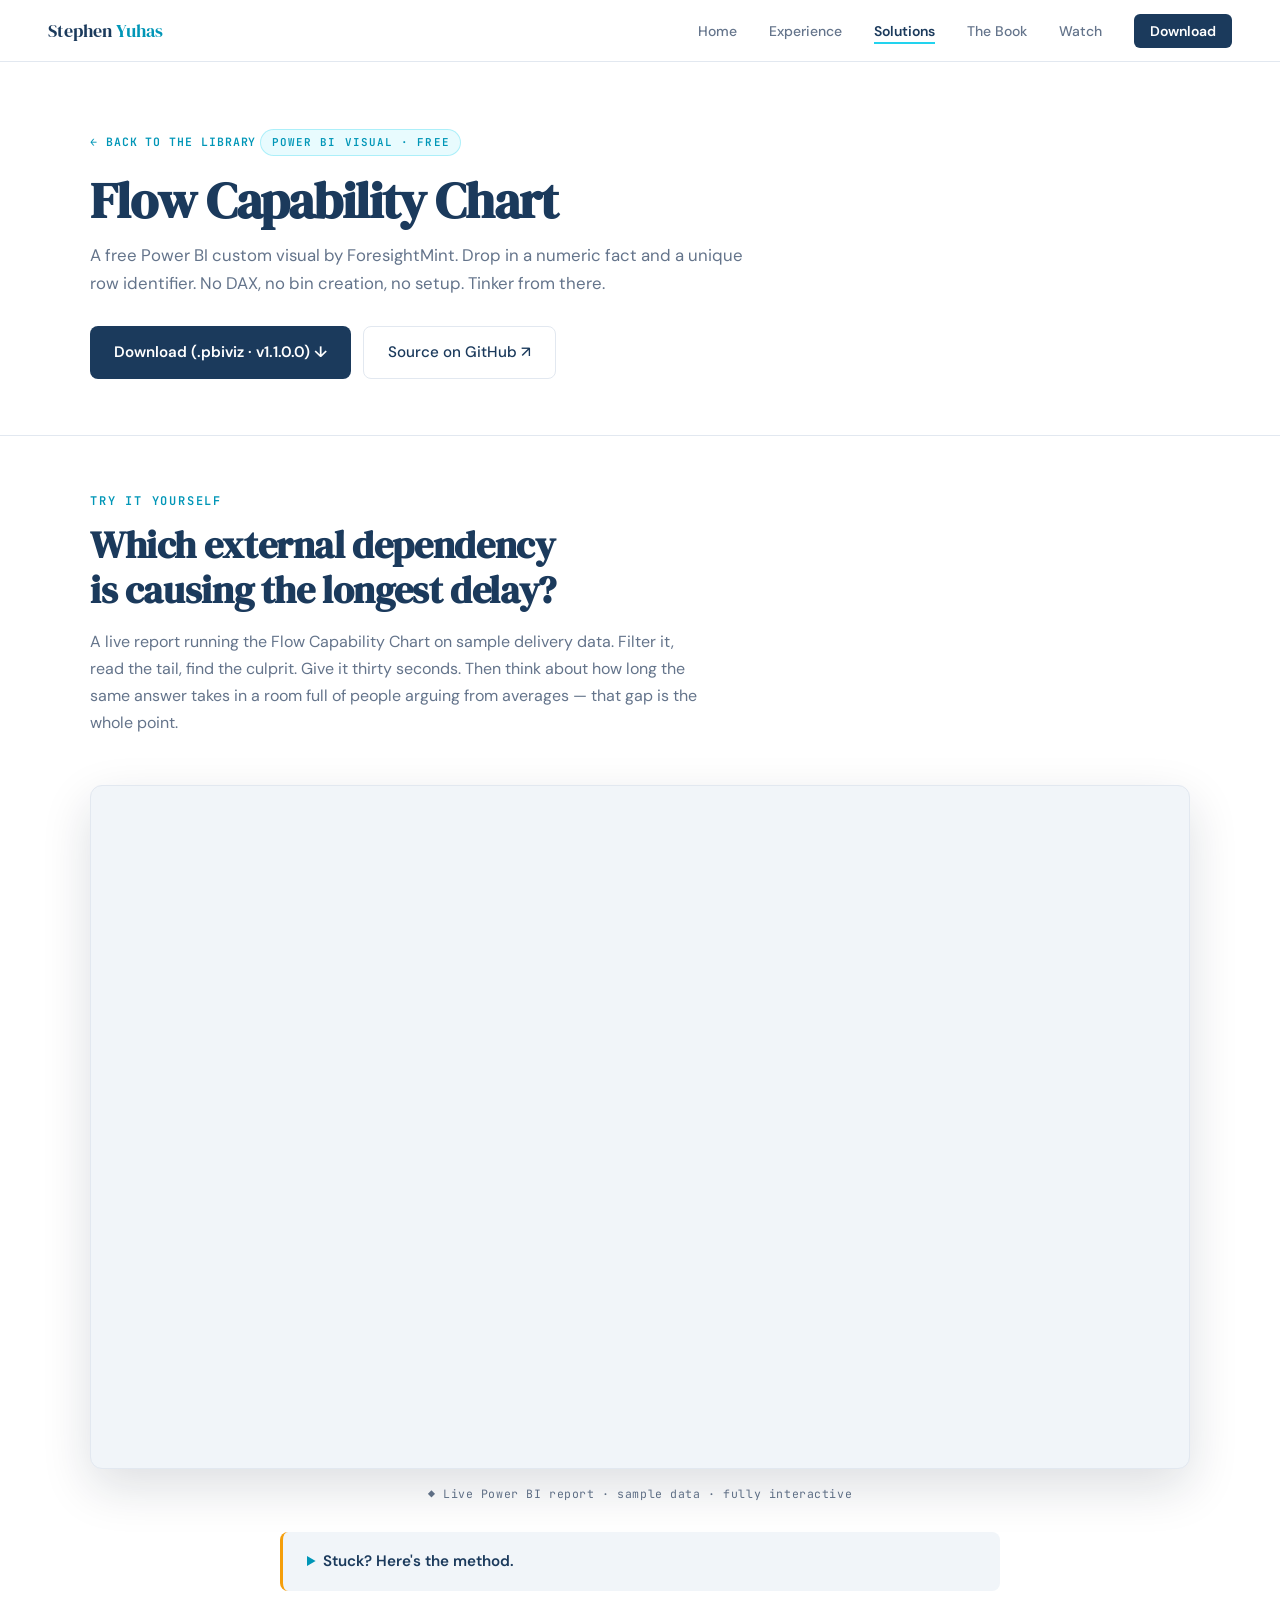
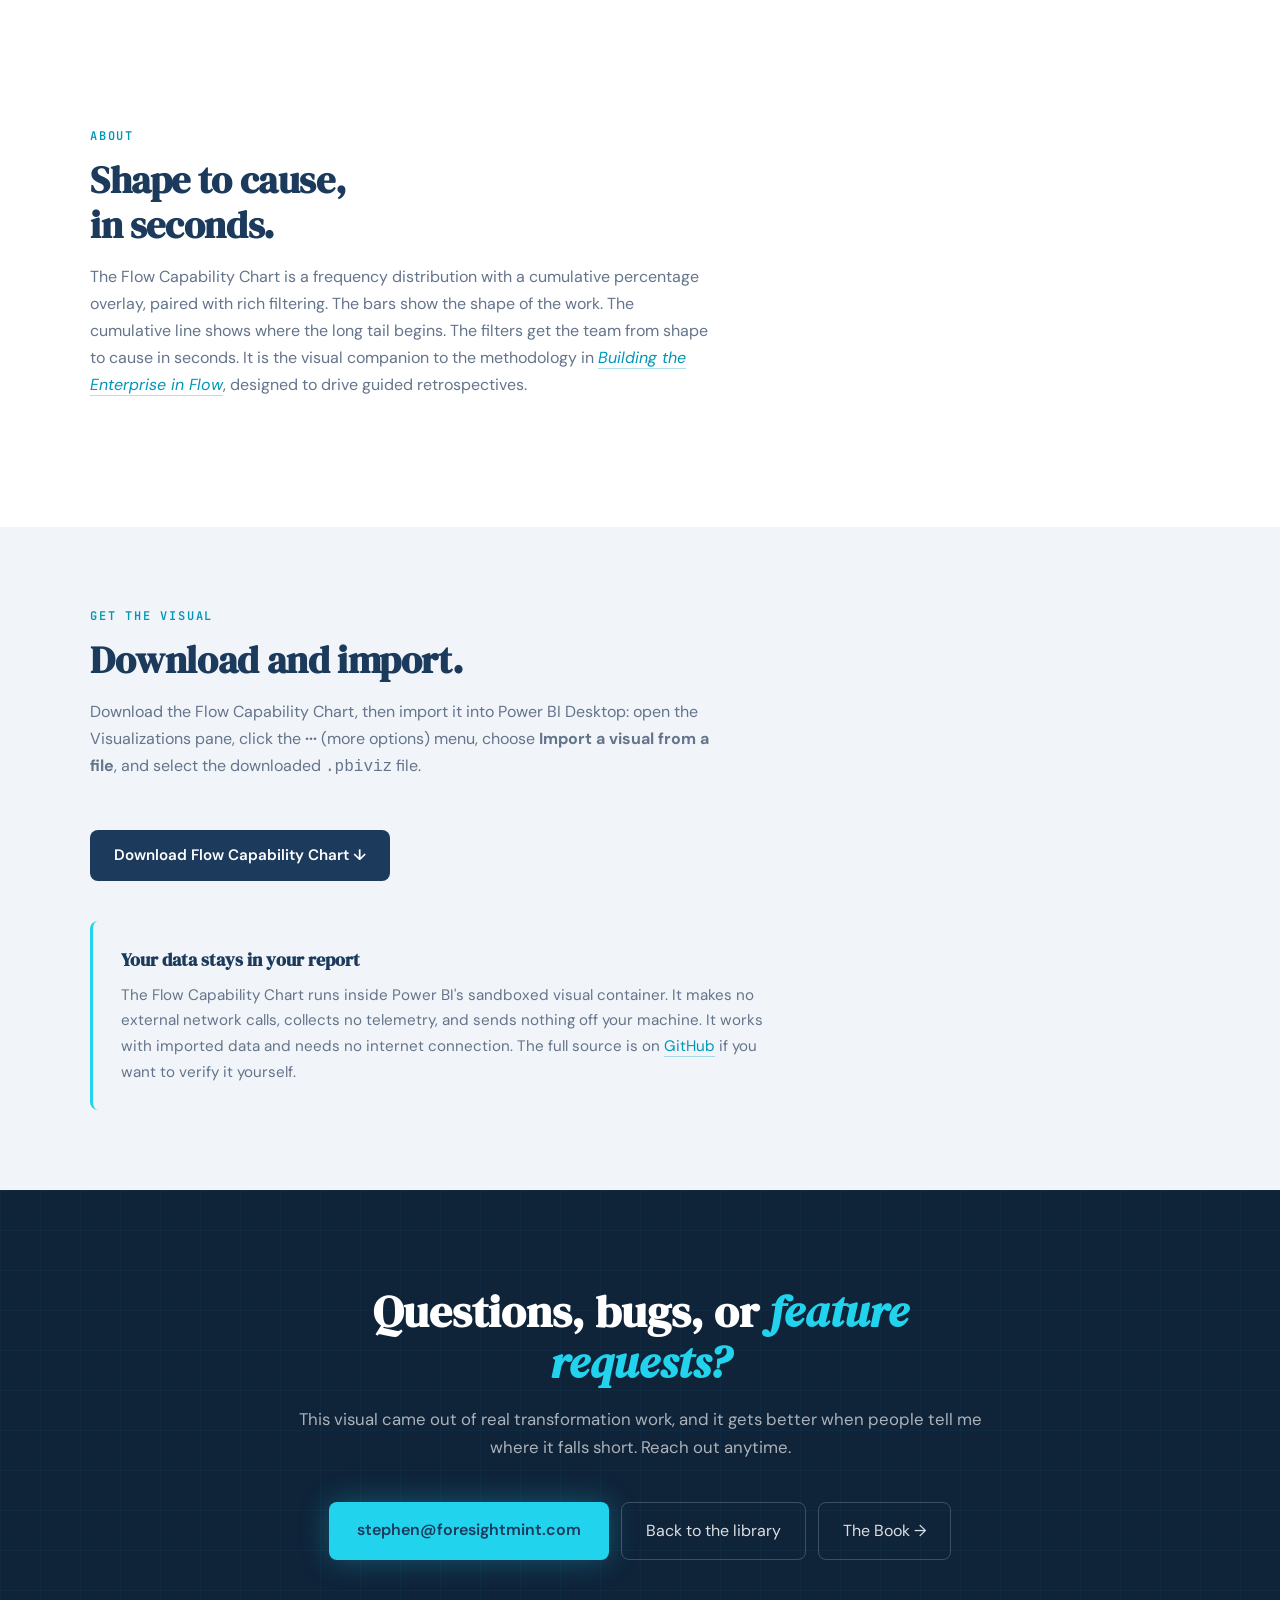
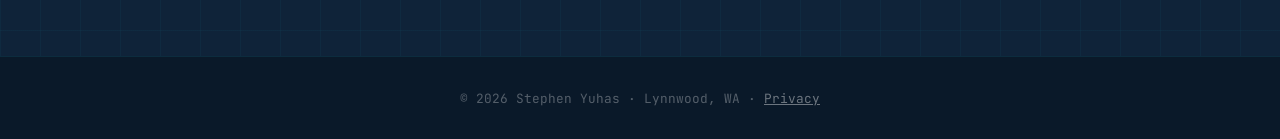
<file: flow-capability-chart.html>
<!DOCTYPE html>
<html lang="en">
<head>
<meta charset="UTF-8">
<meta name="viewport" content="width=device-width, initial-scale=1.0">
<title>Flow Capability Chart — Stephen Yuhas</title>
<meta name="description" content="A free Power BI custom visual for guided retrospectives. Distribution with cumulative overlay and rich filtering.">
<link rel="preconnect" href="https://fonts.googleapis.com">
<link rel="preconnect" href="https://fonts.gstatic.com" crossorigin>
<link href="https://fonts.googleapis.com/css2?family=DM+Serif+Display:ital@0;1&family=DM+Sans:wght@300;400;500;600;700&family=JetBrains+Mono:wght@400;600&display=swap" rel="stylesheet">
<link rel="stylesheet" href="styles.css">
</head>
<body>

<nav>
  <a href="index.html" class="nav-logo">Stephen <span>Yuhas</span></a>
  <ul class="nav-links">
    <li><a href="index.html">Home</a></li>
    <li><a href="experience.html">Experience</a></li>
    <li><a href="solutions.html" class="active">Solutions</a></li>
    <li><a href="book.html">The Book</a></li>
    <li><a href="watch.html">Watch</a></li>
    <li><a href="#download" class="nav-cta">Download</a></li>
  </ul>
</nav>

<!-- PAGE HERO -->
<section class="page-hero">
  <div class="page-hero-inner">
    <a href="solutions.html" class="lib-go" style="text-decoration: none; display: inline-block; margin-bottom: 1.25rem;">← Back to the library</a>
    <span class="lib-cat" style="display: inline-block; margin-bottom: 1rem;">Power BI Visual · Free</span>
    <h1 class="page-title">Flow Capability Chart</h1>
    <p class="page-sub">A free Power BI custom visual by ForesightMint. Drop in a numeric fact and a unique row identifier. No DAX, no bin creation, no setup. Tinker from there.</p>
    <div class="hero-cta" style="margin-top: 1.75rem;">
      <a href="/eZPareto.pbiviz" class="btn-primary" download="Flow Capability Chart v1.1.0.0.pbiviz">Download (.pbiviz · v1.1.0.0) ↓</a>
      <a href="https://github.com/foresightmint/PowerBI-Visuals" class="btn-secondary" target="_blank" rel="noopener">Source on GitHub ↗</a>
    </div>
  </div>
</section>

<!-- LIVE DEMO -->
<section style="padding-top: 3.5rem; padding-bottom: 3.5rem;">
  <div class="section-inner" style="padding-top: 0; padding-bottom: 0;">
    <div class="section-label">Try it yourself</div>
    <h2 class="section-title">Which external dependency<br>is causing the longest delay?</h2>
    <p class="section-sub">A live report running the Flow Capability Chart on sample delivery data. Filter it, read the tail, find the culprit. Give it thirty seconds. Then think about how long the same answer takes in a room full of people arguing from averages — that gap is the whole point.</p>

    <div class="demo-wrap">
      <iframe title="Flow Capability Chart interactive demo — which external dependency is causing the longest delay?" src="https://app.powerbi.com/view?r=eyJrIjoiOTFmZmU3ZmItYTNlYS00ZWNmLTk1ZTYtN2RkZDExYjMwZWVlIiwidCI6ImE1ZTYzNjJmLTMyZGYtNGNmNS05NGM4LTBkZTdiMzZiNjhlMCIsImMiOjZ9" allowfullscreen></iframe>
    </div>
    <p class="demo-caption">◆ Live Power BI report · sample data · fully interactive</p>

    <details class="demo-hint">
      <summary>Stuck? Here's the method.</summary>
      <p>Don't start with the average — it will lie to you. Start with the shape. The bars tell you where the bulk of the work lands; the cumulative line tells you where the tail begins. Find where the line flattens out, then filter by dependency and watch which one drags that tail to the right. That's your answer, and it's the same move you'd make in a retrospective with the team in the room.</p>
    </details>
  </div>
</section>

<!-- ABOUT -->
<section>
  <div class="section-inner">
    <div class="section-label">About</div>
    <h2 class="section-title">Shape to cause,<br>in seconds.</h2>
    <p class="section-sub">
      The Flow Capability Chart is a frequency distribution with a cumulative percentage overlay, paired with rich filtering. The bars show the shape of the work. The cumulative line shows where the long tail begins. The filters get the team from shape to cause in seconds. It is the visual companion to the methodology in <a href="book.html" class="testim-link"><em>Building the Enterprise in Flow</em></a>, designed to drive guided retrospectives.
    </p>
  </div>
</section>

<!-- DOWNLOAD + INSTALL -->
<section class="lib" id="download">
  <div class="section-inner">
    <div class="section-label">Get the visual</div>
    <h2 class="section-title">Download and import.</h2>
    <p class="section-sub">
      Download the Flow Capability Chart, then import it into Power BI Desktop: open the Visualizations pane, click the <strong>···</strong> (more options) menu, choose <strong>Import a visual from a file</strong>, and select the downloaded <code>.pbiviz</code> file.
    </p>
    <div class="hero-cta">
      <a href="/eZPareto.pbiviz" class="btn-primary" download="Flow Capability Chart v1.1.0.0.pbiviz">Download Flow Capability Chart ↓</a>
    </div>

    <div class="review-ask" style="border-left-color: var(--cyan);">
      <h3>Your data stays in your report</h3>
      <p>The Flow Capability Chart runs inside Power BI's sandboxed visual container. It makes no external network calls, collects no telemetry, and sends nothing off your machine. It works with imported data and needs no internet connection. The full source is on <a href="https://github.com/foresightmint/PowerBI-Visuals" class="testim-link" target="_blank" rel="noopener">GitHub</a> if you want to verify it yourself.</p>
    </div>
  </div>
</section>

<!-- SUPPORT / CONTACT -->
<section class="contact" id="contact">
  <div class="contact-inner">
    <h2>Questions, bugs, or <em>feature requests?</em></h2>
    <p>This visual came out of real transformation work, and it gets better when people tell me where it falls short. Reach out anytime.</p>
    <div class="contact-buttons">
      <a href="mailto:stephen@foresightmint.com" class="btn-contact-primary">stephen@foresightmint.com</a>
      <a href="solutions.html" class="btn-contact-ghost">Back to the library</a>
      <a href="book.html" class="btn-contact-ghost">The Book →</a>
    </div>
  </div>
</section>

<footer>
  <p>© 2026 Stephen Yuhas · Lynnwood, WA · <a href="privacy.html" style="color: rgba(255,255,255,0.4);">Privacy</a></p>
</footer>

</body>
</html>
</file>
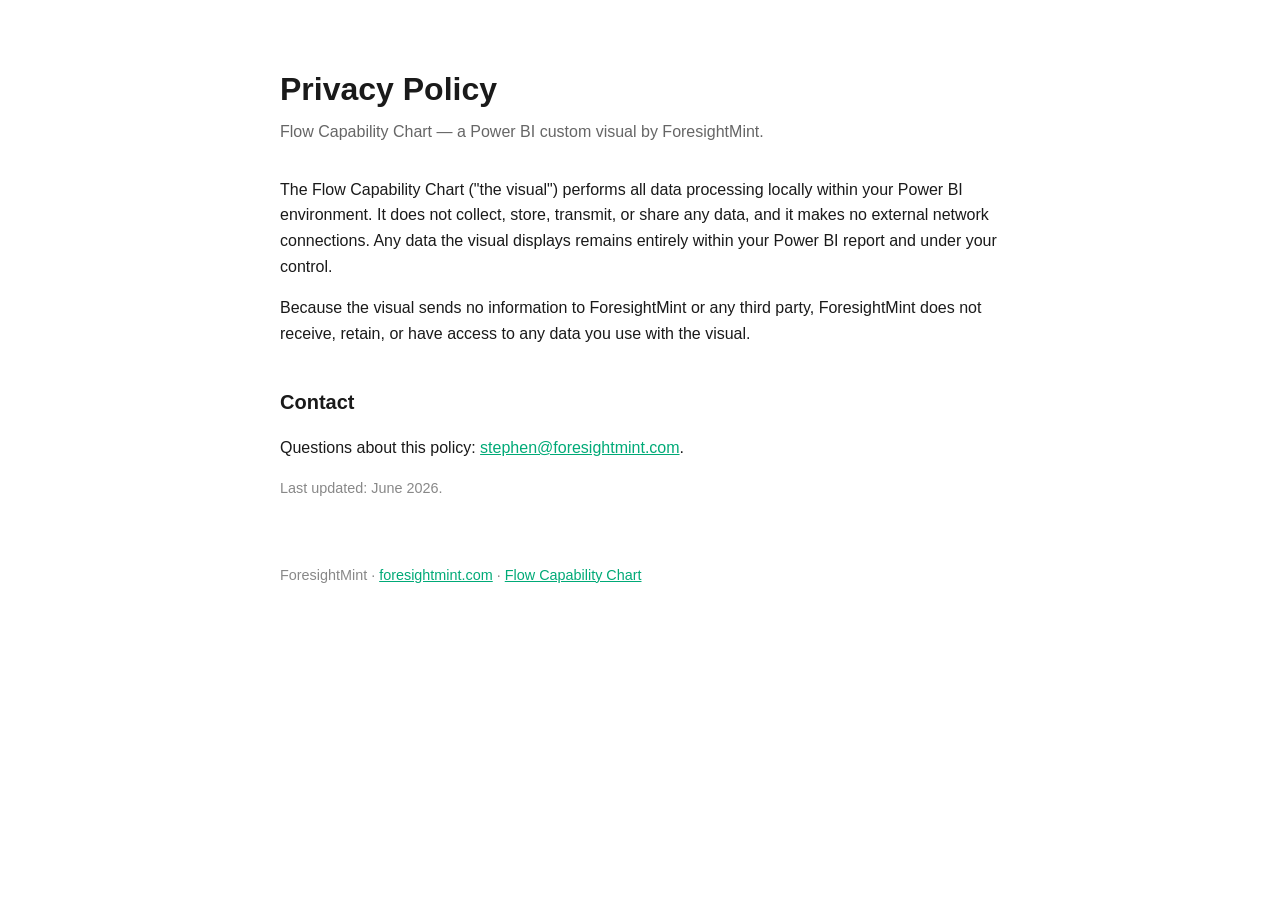
<file: privacy.html>
<!DOCTYPE html>
<html lang="en">
<head>
  <meta charset="UTF-8">
  <meta name="viewport" content="width=device-width, initial-scale=1.0">
  <title>Privacy Policy | ForesightMint</title>
  <meta name="description" content="Privacy policy for the Flow Capability Chart Power BI custom visual by ForesightMint.">
  <style>
    body {
      font-family: -apple-system, BlinkMacSystemFont, "Segoe UI", sans-serif;
      max-width: 720px;
      margin: 4rem auto;
      padding: 0 1.5rem;
      color: #1a1a1a;
      line-height: 1.6;
    }
    h1 { font-size: 2rem; margin-bottom: 0.25rem; }
    .tagline { color: #666; margin-top: 0; margin-bottom: 2rem; }
    h2 { margin-top: 2.5rem; font-size: 1.25rem; }
    a { color: #0a7; }
    .meta { color: #888; font-size: 0.9rem; margin-top: 0.5rem; }
    .footer { margin-top: 4rem; color: #888; font-size: 0.9rem; }
  </style>
</head>
<body>
  <h1>Privacy Policy</h1>
  <p class="tagline">Flow Capability Chart &mdash; a Power BI custom visual by ForesightMint.</p>

  <p>The Flow Capability Chart ("the visual") performs all data processing locally within your Power BI environment. It does not collect, store, transmit, or share any data, and it makes no external network connections. Any data the visual displays remains entirely within your Power BI report and under your control.</p>

  <p>Because the visual sends no information to ForesightMint or any third party, ForesightMint does not receive, retain, or have access to any data you use with the visual.</p>

  <h2>Contact</h2>
  <p>Questions about this policy: <a href="mailto:stephen@foresightmint.com">stephen@foresightmint.com</a>.</p>

  <p class="meta">Last updated: June 2026.</p>

  <div class="footer">
    ForesightMint &middot; <a href="https://foresightmint.com">foresightmint.com</a> &middot; <a href="flow-capability-chart.html">Flow Capability Chart</a>
  </div>
</body>
</html>
</file>
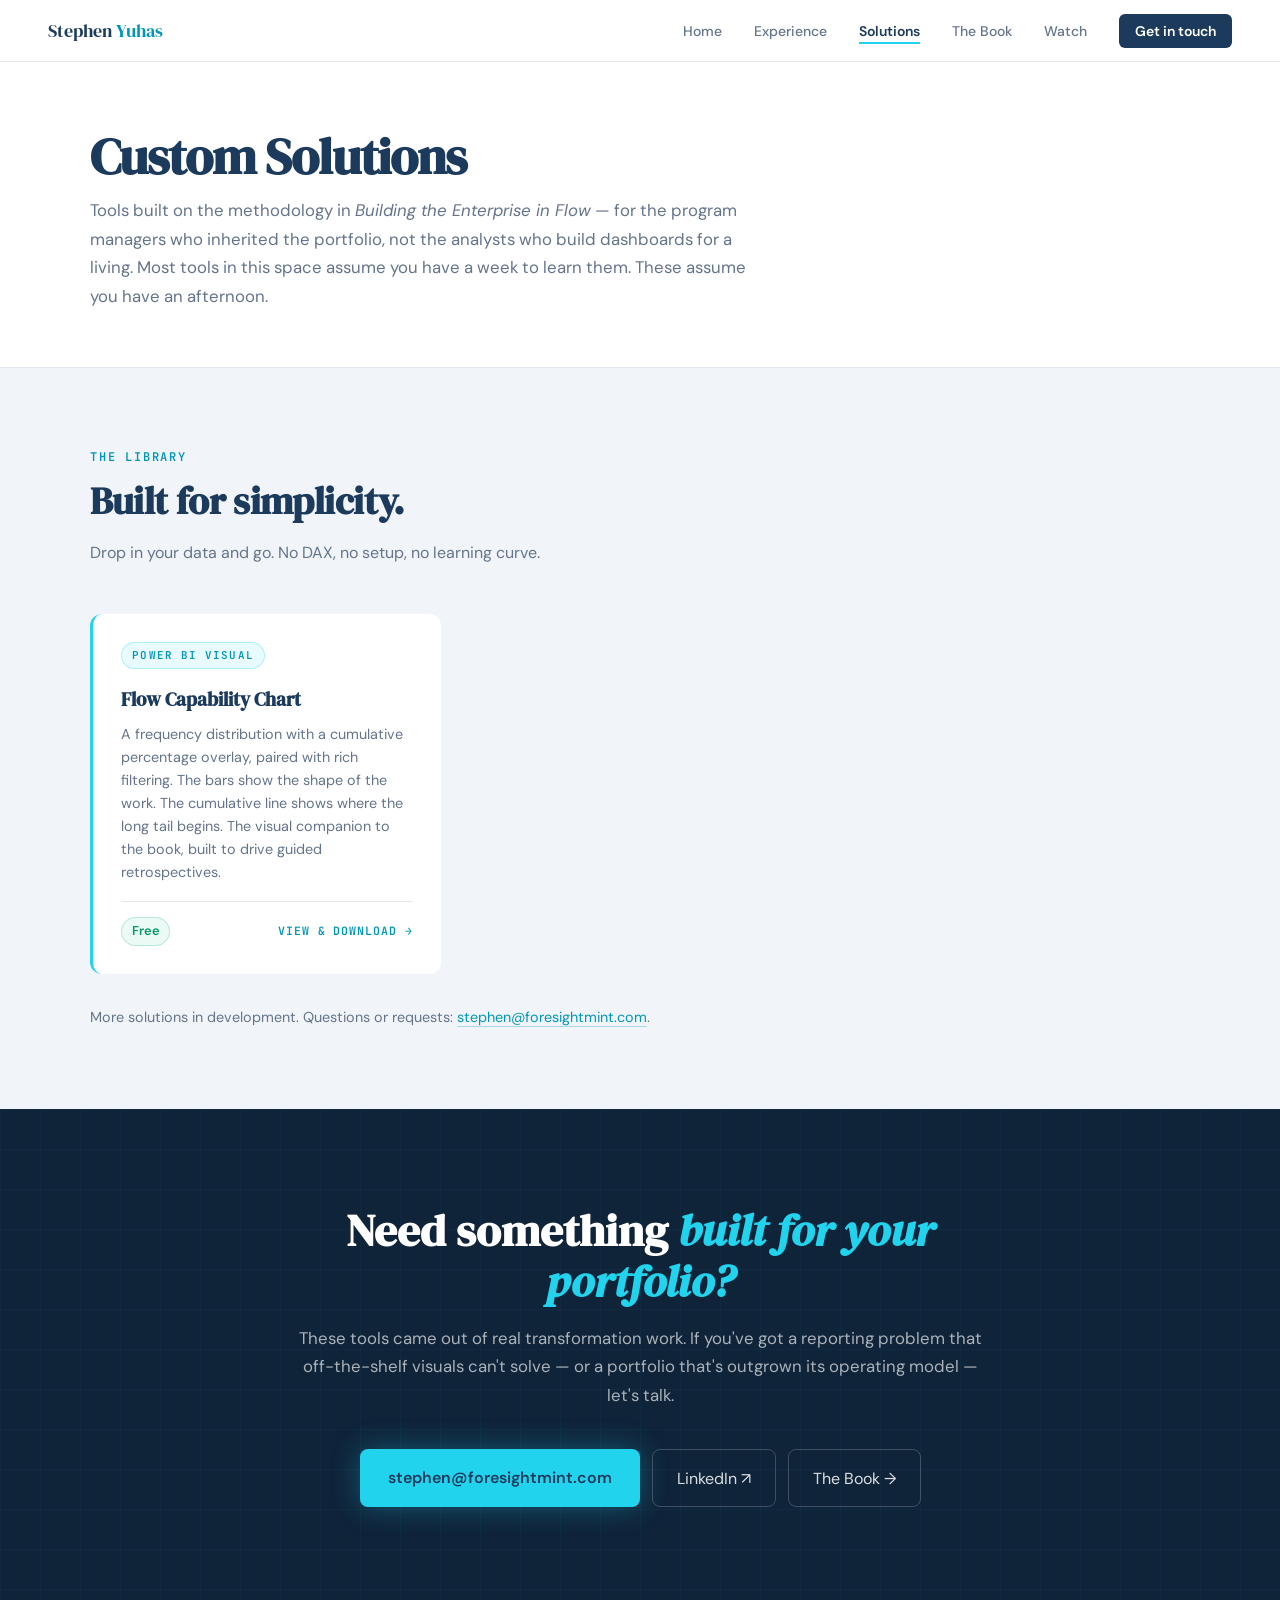
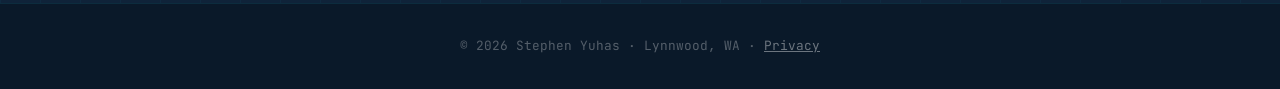
<file: solutions.html>
<!DOCTYPE html>
<html lang="en">
<head>
<meta charset="UTF-8">
<meta name="viewport" content="width=device-width, initial-scale=1.0">
<title>Custom Solutions — Stephen Yuhas</title>
<meta name="description" content="A library of custom solutions built on the flow methodology — free Power BI custom visuals and tools designed for simplicity.">
<link rel="preconnect" href="https://fonts.googleapis.com">
<link rel="preconnect" href="https://fonts.gstatic.com" crossorigin>
<link href="https://fonts.googleapis.com/css2?family=DM+Serif+Display:ital@0;1&family=DM+Sans:wght@300;400;500;600;700&family=JetBrains+Mono:wght@400;600&display=swap" rel="stylesheet">
<link rel="stylesheet" href="styles.css">
</head>
<body>

<nav>
  <a href="index.html" class="nav-logo">Stephen <span>Yuhas</span></a>
  <ul class="nav-links">
    <li><a href="index.html">Home</a></li>
    <li><a href="experience.html">Experience</a></li>
    <li><a href="solutions.html" class="active">Solutions</a></li>
    <li><a href="book.html">The Book</a></li>
    <li><a href="watch.html">Watch</a></li>
    <li><a href="#contact" class="nav-cta">Get in touch</a></li>
  </ul>
</nav>

<!-- PAGE HERO -->
<section class="page-hero">
  <div class="page-hero-inner">
    <h1 class="page-title">Custom Solutions</h1>
    <p class="page-sub">
      Tools built on the methodology in <em>Building the Enterprise in Flow</em> — for the program managers who inherited the portfolio, not the analysts who build dashboards for a living. Most tools in this space assume you have a week to learn them. These assume you have an afternoon.
    </p>
  </div>
</section>

<!-- LIBRARY -->
<section class="lib" id="library">
  <div class="section-inner">
    <div class="section-label">The Library</div>
    <h2 class="section-title">Built for simplicity.</h2>
    <p class="section-sub">Drop in your data and go. No DAX, no setup, no learning curve.</p>

    <!-- Add new items as .lib-card blocks. The data-category attribute groups
         and filters them once there's more than one type. -->
    <div class="lib-grid" id="lib-grid">

      <a href="flow-capability-chart.html" class="lib-card" data-category="Power BI Visual">
        <span class="lib-cat">Power BI Visual</span>
        <h3>Flow Capability Chart</h3>
        <p>A frequency distribution with a cumulative percentage overlay, paired with rich filtering. The bars show the shape of the work. The cumulative line shows where the long tail begins. The visual companion to the book, built to drive guided retrospectives.</p>
        <div class="lib-foot">
          <span class="lib-price">Free</span>
          <span class="lib-go">View &amp; download →</span>
        </div>
      </a>

    </div>

    <p class="lib-note">More solutions in development. Questions or requests: <a href="mailto:stephen@foresightmint.com" class="testim-link">stephen@foresightmint.com</a>.</p>
  </div>
</section>

<!-- CONTACT -->
<section class="contact" id="contact">
  <div class="contact-inner">
    <h2>Need something <em>built for your portfolio?</em></h2>
    <p>These tools came out of real transformation work. If you've got a reporting problem that off-the-shelf visuals can't solve — or a portfolio that's outgrown its operating model — let's talk.</p>
    <div class="contact-buttons">
      <a href="mailto:stephen@foresightmint.com" class="btn-contact-primary">stephen@foresightmint.com</a>
      <a href="https://www.linkedin.com/in/stephen-yuhas-6923614/" class="btn-contact-ghost" target="_blank">LinkedIn ↗</a>
      <a href="book.html" class="btn-contact-ghost">The Book →</a>
    </div>
  </div>
</section>

<footer>
  <p>© 2026 Stephen Yuhas · Lynnwood, WA · <a href="privacy.html" style="color: rgba(255,255,255,0.4);">Privacy</a></p>
</footer>

</body>
</html>
</file>
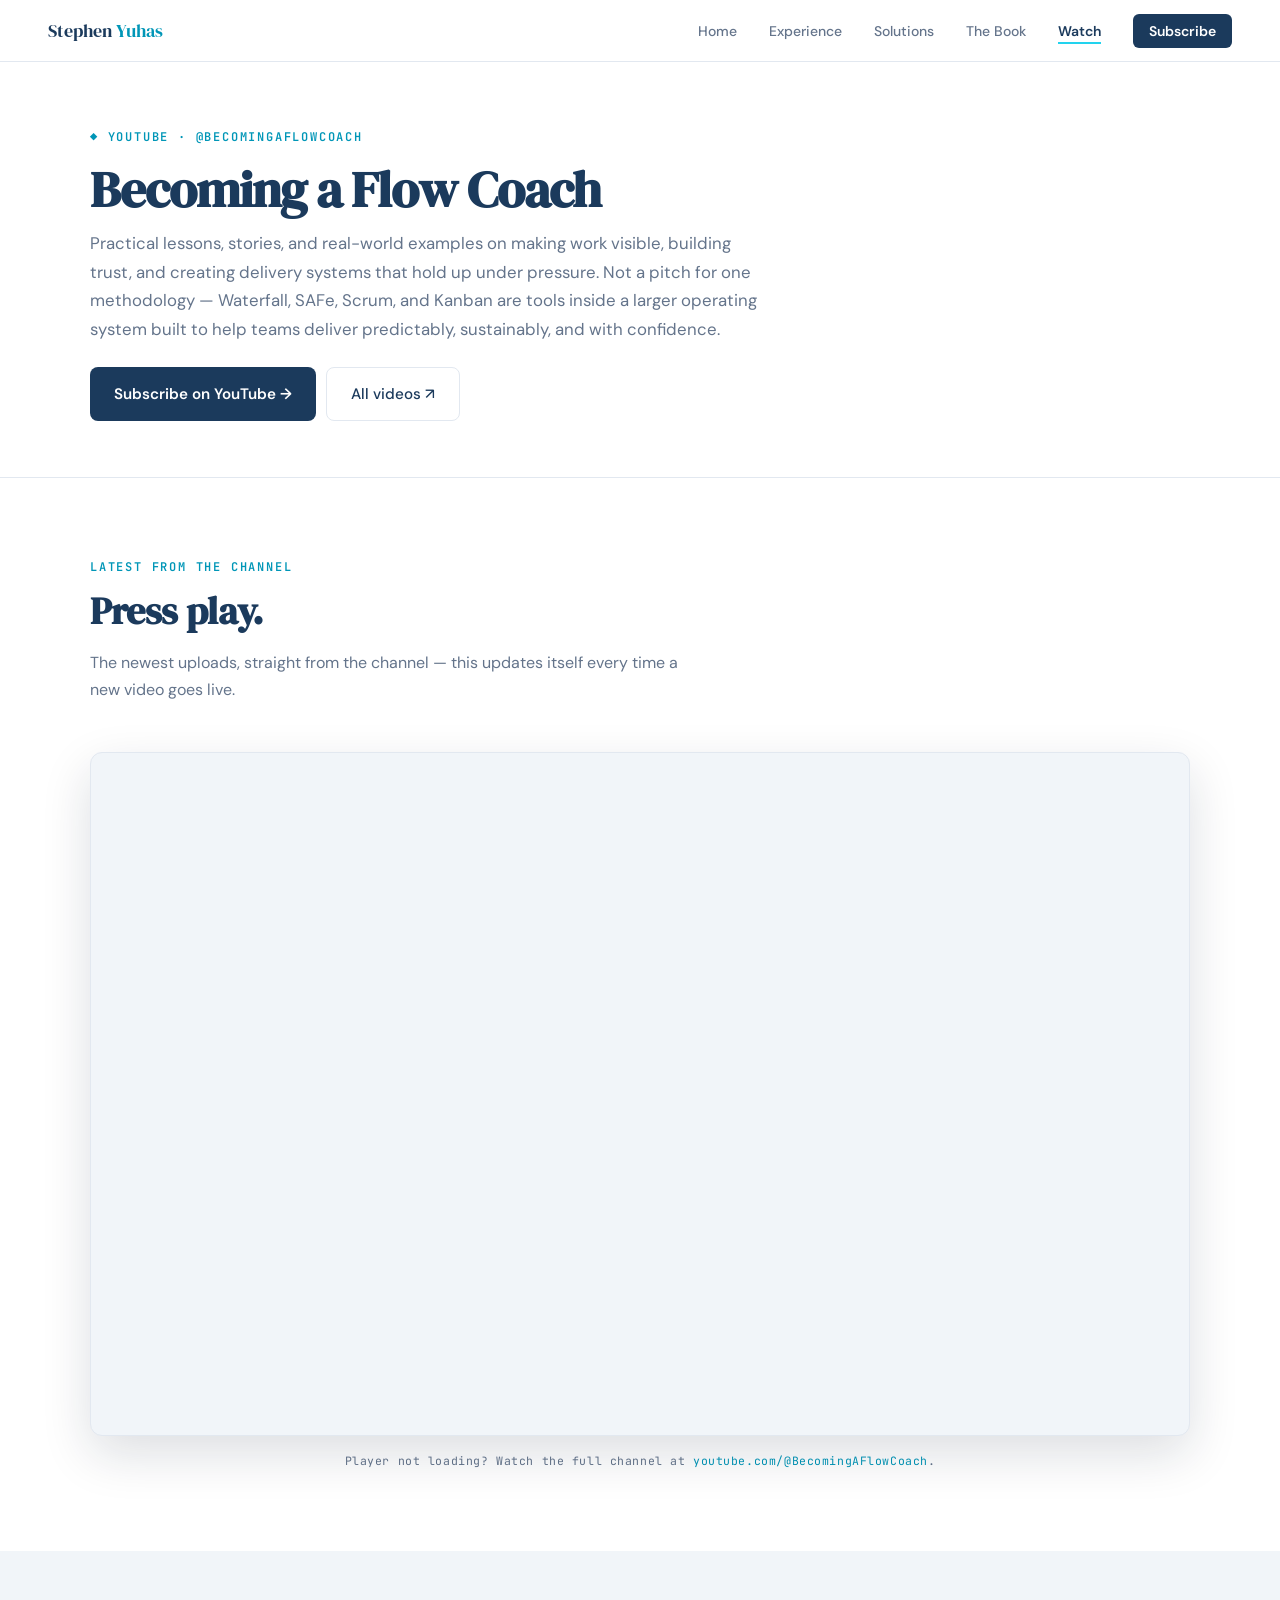
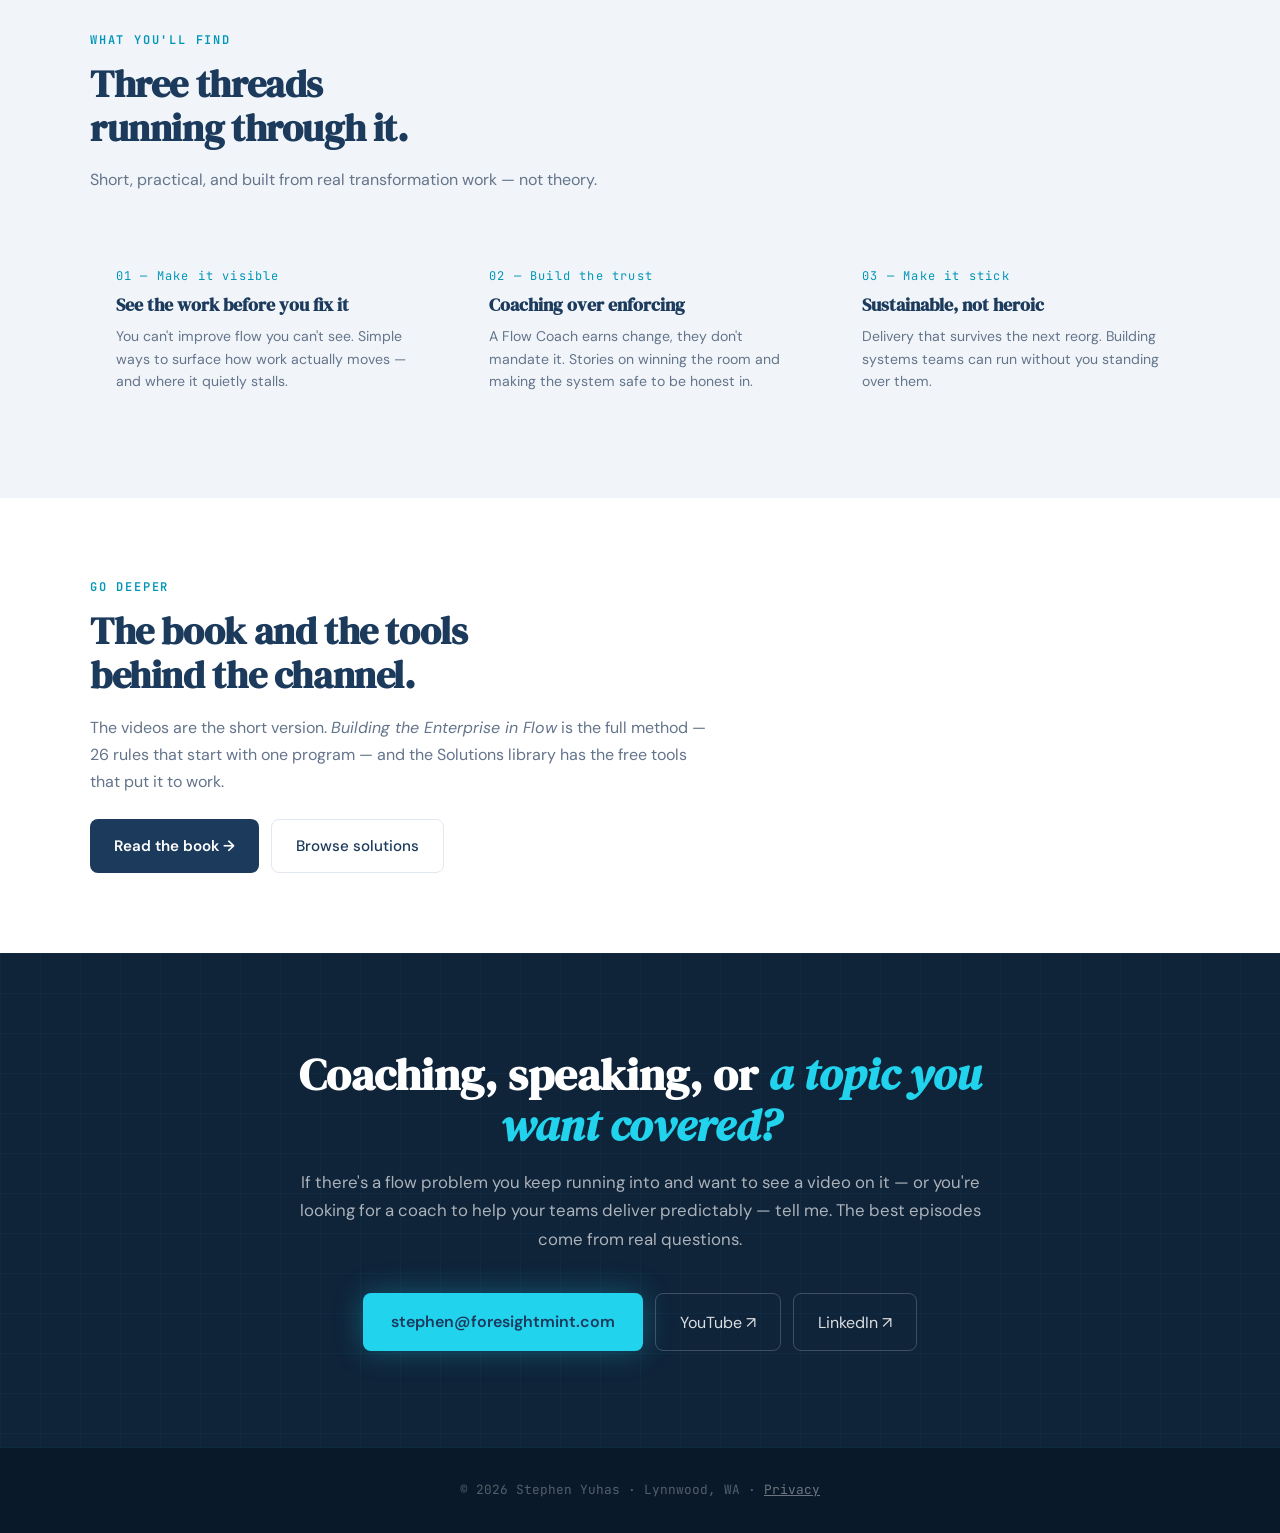
<file: watch.html>
<!DOCTYPE html>
<html lang="en">
<head>
<meta charset="UTF-8">
<meta name="viewport" content="width=device-width, initial-scale=1.0">
<title>Watch — Becoming a Flow Coach — Stephen Yuhas</title>
<meta name="description" content="Becoming a Flow Coach — practical lessons, stories, and real-world examples on making work visible, building trust, and creating sustainable delivery systems. A YouTube channel by Stephen Yuhas.">
<link rel="preconnect" href="https://fonts.googleapis.com">
<link rel="preconnect" href="https://fonts.gstatic.com" crossorigin>
<link href="https://fonts.googleapis.com/css2?family=DM+Serif+Display:ital@0;1&family=DM+Sans:wght@300;400;500;600;700&family=JetBrains+Mono:wght@400;600&display=swap" rel="stylesheet">
<link rel="stylesheet" href="styles.css">
</head>
<body>

<nav>
  <a href="index.html" class="nav-logo">Stephen <span>Yuhas</span></a>
  <ul class="nav-links">
    <li><a href="index.html">Home</a></li>
    <li><a href="experience.html">Experience</a></li>
    <li><a href="solutions.html">Solutions</a></li>
    <li><a href="book.html">The Book</a></li>
    <li><a href="watch.html" class="active">Watch</a></li>
    <li><a href="https://www.youtube.com/@BecomingAFlowCoach?sub_confirmation=1" class="nav-cta" target="_blank" rel="noopener">Subscribe</a></li>
  </ul>
</nav>

<!-- PAGE HERO -->
<section class="page-hero watch-hero">
  <div class="page-hero-inner">
    <div class="book-eyebrow">◆ YouTube · @BecomingAFlowCoach</div>
    <h1 class="page-title">Becoming a Flow Coach</h1>
    <p class="page-sub">
      Practical lessons, stories, and real-world examples on making work visible, building trust, and creating delivery systems that hold up under pressure. Not a pitch for one methodology — Waterfall, SAFe, Scrum, and Kanban are tools inside a larger operating system built to help teams deliver predictably, sustainably, and with confidence.
    </p>
    <div class="watch-stats hero-cta">
      <a href="https://www.youtube.com/@BecomingAFlowCoach?sub_confirmation=1" class="btn-primary" target="_blank" rel="noopener">Subscribe on YouTube →</a>
      <a href="https://www.youtube.com/@BecomingAFlowCoach/videos" class="btn-secondary" target="_blank" rel="noopener">All videos ↗</a>
    </div>
  </div>
</section>

<!-- LATEST VIDEOS (auto-updating uploads playlist) -->
<section>
  <div class="section-inner">
    <div class="section-label">Latest from the channel</div>
    <h2 class="section-title">Press play.</h2>
    <p class="section-sub">The newest uploads, straight from the channel — this updates itself every time a new video goes live.</p>

    <div class="demo-wrap">
      <iframe
        src="https://www.youtube-nocookie.com/embed/videoseries?list=UUSdcg_EhqX9MsPEMGXfxC9w"
        title="Becoming a Flow Coach — latest videos"
        frameborder="0"
        allow="accelerometer; autoplay; clipboard-write; encrypted-media; gyroscope; picture-in-picture; web-share"
        referrerpolicy="strict-origin-when-cross-origin"
        allowfullscreen></iframe>
    </div>
    <p class="watch-embed-note">
      Player not loading? Watch the full channel at
      <a href="https://www.youtube.com/@BecomingAFlowCoach" target="_blank" rel="noopener">youtube.com/@BecomingAFlowCoach</a>.
    </p>
  </div>
</section>

<!-- WHAT YOU'LL FIND -->
<section class="book-callout">
  <div class="section-inner">
    <div class="section-label">What you'll find</div>
    <h2 class="section-title">Three threads<br>running through it.</h2>
    <p class="section-sub">Short, practical, and built from real transformation work — not theory.</p>

    <div class="inside-grid">
      <div class="inside-card">
        <div class="num">01 — Make it visible</div>
        <h3>See the work before you fix it</h3>
        <p>You can't improve flow you can't see. Simple ways to surface how work actually moves — and where it quietly stalls.</p>
      </div>
      <div class="inside-card">
        <div class="num">02 — Build the trust</div>
        <h3>Coaching over enforcing</h3>
        <p>A Flow Coach earns change, they don't mandate it. Stories on winning the room and making the system safe to be honest in.</p>
      </div>
      <div class="inside-card">
        <div class="num">03 — Make it stick</div>
        <h3>Sustainable, not heroic</h3>
        <p>Delivery that survives the next reorg. Building systems teams can run without you standing over them.</p>
      </div>
    </div>
  </div>
</section>

<!-- COMPANION: BOOK + TOOLS -->
<section>
  <div class="section-inner">
    <div class="section-label">Go deeper</div>
    <h2 class="section-title">The book and the tools<br>behind the channel.</h2>
    <p class="section-sub" style="margin-bottom: 1.5rem;">
      The videos are the short version. <em>Building the Enterprise in Flow</em> is the full method — 26 rules that start with one program — and the Solutions library has the free tools that put it to work.
    </p>
    <div class="hero-cta">
      <a href="book.html" class="btn-primary">Read the book →</a>
      <a href="solutions.html" class="btn-secondary">Browse solutions</a>
    </div>
  </div>
</section>

<!-- CONTACT -->
<section class="contact" id="contact">
  <div class="contact-inner">
    <h2>Coaching, speaking, or <em>a topic you want covered?</em></h2>
    <p>If there's a flow problem you keep running into and want to see a video on it — or you're looking for a coach to help your teams deliver predictably — tell me. The best episodes come from real questions.</p>
    <div class="contact-buttons">
      <a href="mailto:stephen@foresightmint.com" class="btn-contact-primary">stephen@foresightmint.com</a>
      <a href="https://www.youtube.com/@BecomingAFlowCoach" class="btn-contact-ghost" target="_blank" rel="noopener">YouTube ↗</a>
      <a href="https://www.linkedin.com/in/stephen-yuhas-6923614/" class="btn-contact-ghost" target="_blank" rel="noopener">LinkedIn ↗</a>
    </div>
  </div>
</section>

<footer>
  <p>© 2026 Stephen Yuhas · Lynnwood, WA · <a href="privacy.html" style="color: rgba(255,255,255,0.4);">Privacy</a></p>
</footer>

</body>
</html>
</file>
<file: styles.css>
:root {
    --navy: #1B3A5C;
    --navy-deep: #0F2339;
    --navy-light: #234870;
    --cyan: #22D3EE;
    --cyan-dark: #0096B7;
    --amber: #F59E0B;
    --ice: #F1F5F9;
    --white: #FFFFFF;
    --text: #0F1E2E;
    --muted: #64748B;
    --border: #E2E8F0;
  }
  * { margin: 0; padding: 0; box-sizing: border-box; }
  html { scroll-behavior: smooth; }
  body {
    font-family: 'DM Sans', sans-serif;
    color: var(--text);
    background: var(--white);
    line-height: 1.6;
  }

  /* NAV */
  nav {
    position: fixed; top: 0; left: 0; right: 0; z-index: 100;
    display: flex; align-items: center; justify-content: space-between;
    padding: 1rem 3rem;
    background: rgba(255,255,255,0.92);
    backdrop-filter: blur(12px);
    border-bottom: 1px solid var(--border);
  }
  .nav-logo {
    font-family: 'DM Serif Display', serif;
    font-size: 1.15rem;
    color: var(--navy);
    text-decoration: none;
  }
  .nav-logo span { color: var(--cyan-dark); }
  .nav-links { display: flex; gap: 2rem; list-style: none; align-items: center; }
  .nav-links a {
    color: var(--muted);
    text-decoration: none;
    font-size: 0.875rem;
    font-weight: 500;
    transition: color 0.2s;
  }
  .nav-links a:hover { color: var(--navy); }
  .nav-cta {
    background: var(--navy);
    color: var(--white) !important;
    padding: 0.5rem 1rem;
    border-radius: 6px;
    font-weight: 600 !important;
  }
  .nav-cta:hover { background: var(--cyan-dark) !important; color: var(--white) !important; }

  /* HERO */
  .hero {
    padding: 9rem 3rem 4rem;
    background: var(--white);
    border-bottom: 1px solid var(--border);
  }
  .hero-inner { max-width: 1100px; margin: 0 auto; }
  .availability {
    display: inline-flex;
    align-items: center;
    gap: 0.5rem;
    background: rgba(16,185,129,0.08);
    border: 1px solid rgba(16,185,129,0.25);
    color: #059669;
    padding: 0.35rem 0.85rem;
    border-radius: 100px;
    font-size: 0.75rem;
    font-weight: 600;
    letter-spacing: 0.05em;
    text-transform: uppercase;
    margin-bottom: 1.75rem;
  }
  .availability::before {
    content: '';
    width: 8px; height: 8px;
    background: #10B981;
    border-radius: 50%;
    animation: pulse 2s infinite;
  }
  @keyframes pulse {
    0%, 100% { opacity: 1; }
    50% { opacity: 0.4; }
  }
  .hero-name {
    font-family: 'DM Serif Display', serif;
    font-size: clamp(2.8rem, 5vw, 4.2rem);
    color: var(--navy);
    line-height: 1.05;
    margin-bottom: 0.5rem;
    letter-spacing: -0.02em;
  }
  .hero-tagline {
    font-size: clamp(1.1rem, 1.8vw, 1.35rem);
    color: var(--cyan-dark);
    font-weight: 500;
    margin-bottom: 1.5rem;
  }
  .hero-pitch {
    font-size: 1.1rem;
    color: var(--muted);
    max-width: 680px;
    line-height: 1.7;
    margin-bottom: 2rem;
  }
  .hero-pitch strong { color: var(--navy); font-weight: 600; }
  .hero-meta {
    display: flex;
    gap: 1.5rem;
    flex-wrap: wrap;
    font-size: 0.875rem;
    color: var(--muted);
    margin-bottom: 2rem;
  }
  .hero-meta span { display: flex; align-items: center; gap: 0.4rem; }
  .hero-meta .dot { color: var(--cyan-dark); }
  .hero-cta { display: flex; gap: 0.75rem; flex-wrap: wrap; }
  .btn-primary {
    display: inline-flex; align-items: center; gap: 0.5rem;
    background: var(--navy);
    color: var(--white);
    padding: 0.85rem 1.5rem;
    border-radius: 8px;
    font-weight: 600;
    text-decoration: none;
    transition: all 0.2s;
    font-size: 0.95rem;
  }
  .btn-primary:hover { background: var(--cyan-dark); transform: translateY(-1px); }
  .btn-secondary {
    display: inline-flex; align-items: center; gap: 0.5rem;
    background: transparent;
    color: var(--navy);
    border: 1px solid var(--border);
    padding: 0.85rem 1.5rem;
    border-radius: 8px;
    font-weight: 500;
    text-decoration: none;
    transition: all 0.2s;
    font-size: 0.95rem;
  }
  .btn-secondary:hover { border-color: var(--navy); }

  /* METRICS BAR */
  .metrics {
    background: var(--navy);
    padding: 3rem;
  }
  .metrics-inner {
    max-width: 1100px;
    margin: 0 auto;
    display: grid;
    grid-template-columns: repeat(4, 1fr);
    gap: 2rem;
  }
  .metric-num {
    font-family: 'DM Serif Display', serif;
    font-size: 2.5rem;
    color: var(--cyan);
    line-height: 1;
    margin-bottom: 0.4rem;
  }
  .metric-label {
    font-size: 0.82rem;
    color: rgba(255,255,255,0.7);
    line-height: 1.4;
  }

  /* SECTIONS */
  section { padding: 5rem 3rem; }
  .section-inner { max-width: 1100px; margin: 0 auto; }
  .section-label {
    font-family: 'JetBrains Mono', monospace;
    font-size: 0.75rem;
    font-weight: 600;
    letter-spacing: 0.15em;
    text-transform: uppercase;
    color: var(--cyan-dark);
    margin-bottom: 0.75rem;
  }
  .section-title {
    font-family: 'DM Serif Display', serif;
    font-size: clamp(1.8rem, 3vw, 2.4rem);
    color: var(--navy);
    line-height: 1.15;
    margin-bottom: 1rem;
    letter-spacing: -0.01em;
  }
  .section-sub {
    font-size: 1rem;
    color: var(--muted);
    max-width: 620px;
    line-height: 1.7;
    margin-bottom: 3rem;
  }

  /* EXPERIENCE TIMELINE */
  .exp { background: var(--ice); }
  .exp-list { display: flex; flex-direction: column; gap: 1.25rem; }
  .exp-item {
    background: var(--white);
    border-radius: 12px;
    padding: 1.75rem 2rem;
    border-left: 3px solid var(--cyan);
    transition: box-shadow 0.2s, transform 0.2s;
  }
  .exp-item:hover { box-shadow: 0 8px 28px rgba(15,30,50,0.08); transform: translateY(-1px); }
  .exp-header {
    display: flex;
    justify-content: space-between;
    align-items: baseline;
    flex-wrap: wrap;
    gap: 0.5rem;
    margin-bottom: 0.25rem;
  }
  .exp-role {
    font-family: 'DM Serif Display', serif;
    font-size: 1.25rem;
    color: var(--navy);
    display: inline-flex;
    align-items: baseline;
    flex-wrap: wrap;
    gap: 0.6rem;
  }
  .role-tag {
    display: inline-block;
    font-family: 'DM Sans', sans-serif;
    font-size: 0.68rem;
    font-weight: 700;
    letter-spacing: 0.08em;
    text-transform: uppercase;
    color: var(--cyan-dark);
    background: rgba(34,211,238,0.1);
    border: 1px solid rgba(34,211,238,0.3);
    padding: 0.25rem 0.65rem;
    border-radius: 100px;
    vertical-align: middle;
    position: relative;
    top: -2px;
  }
  .exp-dates {
    font-family: 'JetBrains Mono', monospace;
    font-size: 0.8rem;
    color: var(--muted);
  }
  .exp-company {
    font-size: 0.95rem;
    color: var(--cyan-dark);
    font-weight: 500;
    margin-bottom: 1rem;
  }
  .exp-bullets {
    list-style: none;
    display: flex;
    flex-direction: column;
    gap: 0.5rem;
  }
  .exp-bullets li {
    font-size: 0.92rem;
    color: var(--text);
    line-height: 1.6;
    padding-left: 1.25rem;
    position: relative;
  }
  .exp-bullets li::before {
    content: '▸';
    position: absolute;
    left: 0;
    color: var(--cyan-dark);
  }
  .exp-bullets strong { color: var(--navy); font-weight: 600; }

  .exp-item.earlier {
    border-left-color: var(--muted);
    opacity: 0.92;
  }
  .exp-item.earlier .exp-role {
    font-size: 1.1rem;
    color: var(--navy-light);
  }
  .exp-earlier-summary {
    font-size: 0.9rem;
    color: var(--muted);
    line-height: 1.65;
  }

  /* CAPABILITIES */
  .cap { background: var(--white); }
  .cap-grid {
    display: grid;
    grid-template-columns: repeat(2, 1fr);
    gap: 1.25rem;
  }
  .cap-card {
    background: var(--ice);
    border-radius: 12px;
    padding: 1.75rem;
    transition: all 0.2s;
  }
  .cap-card:hover { background: var(--white); box-shadow: 0 4px 20px rgba(15,30,50,0.06); }
  .cap-card h3 {
    font-family: 'DM Serif Display', serif;
    font-size: 1.1rem;
    color: var(--navy);
    margin-bottom: 0.85rem;
  }
  .cap-card .tags {
    display: flex;
    flex-wrap: wrap;
    gap: 0.4rem;
  }
  .cap-card .tag {
    font-size: 0.78rem;
    color: var(--text);
    background: var(--white);
    border: 1px solid var(--border);
    padding: 0.28rem 0.7rem;
    border-radius: 100px;
  }

  /* TESTIMONIALS */
  .testim { background: var(--white); border-top: 1px solid var(--border); }
  .testim-link {
    color: var(--cyan-dark);
    text-decoration: none;
    border-bottom: 1px solid rgba(0,150,183,0.3);
    transition: border-color 0.2s;
  }
  .testim-link:hover { border-bottom-color: var(--cyan-dark); }
  .testim-grid {
    display: grid;
    grid-template-columns: repeat(3, 1fr);
    gap: 1.5rem;
    margin-top: 1rem;
  }
  .testim-card {
    background: var(--ice);
    border-radius: 12px;
    padding: 2rem 1.75rem 1.75rem;
    position: relative;
    transition: box-shadow 0.2s, transform 0.2s;
    display: flex;
    flex-direction: column;
  }
  .testim-card:hover {
    box-shadow: 0 8px 28px rgba(15,30,50,0.08);
    transform: translateY(-2px);
  }
  .testim-mark {
    position: absolute;
    top: 0.25rem;
    left: 1.5rem;
    font-family: 'DM Serif Display', serif;
    font-size: 4.5rem;
    color: var(--cyan);
    line-height: 1;
    opacity: 0.35;
    pointer-events: none;
  }
  .testim-card blockquote {
    font-size: 0.95rem;
    color: var(--text);
    line-height: 1.65;
    margin: 0 0 1.5rem 0;
    position: relative;
    flex-grow: 1;
  }
  .testim-card figcaption {
    border-top: 1px solid rgba(15,30,50,0.08);
    padding-top: 1rem;
  }
  .testim-name {
    font-family: 'DM Serif Display', serif;
    font-size: 1.05rem;
    color: var(--navy);
    margin-bottom: 0.2rem;
  }
  .testim-title {
    font-size: 0.82rem;
    color: var(--cyan-dark);
    font-weight: 500;
    margin-bottom: 0.25rem;
  }
  .testim-rel {
    font-family: 'JetBrains Mono', monospace;
    font-size: 0.7rem;
    color: var(--muted);
    letter-spacing: 0.05em;
    text-transform: uppercase;
  }

  /* PHILOSOPHY (compressed) */
  .phil {
    background: var(--navy);
    color: var(--white);
  }
  .phil .section-title { color: var(--white); }
  .phil .section-sub { color: rgba(255,255,255,0.7); }
  .phil-grid {
    display: grid;
    grid-template-columns: repeat(3, 1fr);
    gap: 1.25rem;
    margin-top: 1rem;
  }
  .phil-card {
    background: rgba(255,255,255,0.04);
    border: 1px solid rgba(34,211,238,0.15);
    border-radius: 12px;
    padding: 1.5rem;
    transition: border-color 0.2s;
  }
  .phil-card:hover { border-color: rgba(34,211,238,0.4); }
  .phil-card .num {
    font-family: 'JetBrains Mono', monospace;
    font-size: 0.75rem;
    color: var(--cyan);
    margin-bottom: 0.5rem;
    letter-spacing: 0.1em;
  }
  .phil-card h3 {
    font-family: 'DM Serif Display', serif;
    font-size: 1.05rem;
    color: var(--white);
    margin-bottom: 0.5rem;
    line-height: 1.3;
  }
  .phil-card p {
    font-size: 0.87rem;
    color: rgba(255,255,255,0.6);
    line-height: 1.6;
  }

  /* CERTS */
  .certs { background: var(--ice); padding: 3.5rem 3rem; }
  .certs-inner {
    max-width: 1100px;
    margin: 0 auto;
    display: flex;
    align-items: center;
    gap: 2rem;
    flex-wrap: wrap;
  }
  .certs-label {
    font-family: 'JetBrains Mono', monospace;
    font-size: 0.75rem;
    letter-spacing: 0.15em;
    text-transform: uppercase;
    color: var(--muted);
    font-weight: 600;
  }
  .cert-pills {
    display: flex;
    gap: 0.6rem;
    flex-wrap: wrap;
  }
  .cert-pill {
    background: var(--white);
    border: 1px solid var(--border);
    padding: 0.5rem 1rem;
    border-radius: 100px;
    font-size: 0.85rem;
    color: var(--navy);
    font-weight: 500;
  }
  .cert-pill.new {
    background: rgba(245,158,11,0.1);
    border-color: rgba(245,158,11,0.3);
    color: #B45309;
  }

  /* CONTACT */
  .contact {
    background: var(--navy-deep);
    text-align: center;
    padding: 6rem 3rem;
    position: relative;
    overflow: hidden;
  }
  .contact::before {
    content: '';
    position: absolute; inset: 0;
    background-image:
      linear-gradient(rgba(34,211,238,0.04) 1px, transparent 1px),
      linear-gradient(90deg, rgba(34,211,238,0.04) 1px, transparent 1px);
    background-size: 40px 40px;
  }
  .contact-inner { position: relative; max-width: 700px; margin: 0 auto; }
  .contact h2 {
    font-family: 'DM Serif Display', serif;
    font-size: clamp(2rem, 3.5vw, 2.8rem);
    color: var(--white);
    margin-bottom: 1rem;
    line-height: 1.15;
  }
  .contact h2 em { color: var(--cyan); font-style: italic; }
  .contact p {
    color: rgba(255,255,255,0.65);
    font-size: 1.05rem;
    margin-bottom: 2.5rem;
    line-height: 1.7;
  }
  .contact-buttons {
    display: flex;
    gap: 0.75rem;
    justify-content: center;
    flex-wrap: wrap;
  }
  .btn-contact-primary {
    background: var(--cyan);
    color: var(--navy);
    padding: 0.95rem 1.75rem;
    border-radius: 8px;
    font-weight: 600;
    text-decoration: none;
    box-shadow: 0 0 30px rgba(34,211,238,0.3);
    transition: transform 0.2s;
  }
  .btn-contact-primary:hover { transform: translateY(-2px); }
  .btn-contact-ghost {
    border: 1px solid rgba(255,255,255,0.2);
    color: rgba(255,255,255,0.85);
    padding: 0.95rem 1.5rem;
    border-radius: 8px;
    text-decoration: none;
    transition: all 0.2s;
  }
  .btn-contact-ghost:hover { border-color: var(--cyan); color: var(--cyan); }

  /* FOOTER */
  footer {
    background: #0A1929;
    padding: 2rem 3rem;
    border-top: 1px solid rgba(34,211,238,0.1);
    text-align: center;
  }
  footer p {
    font-size: 0.8rem;
    color: rgba(255,255,255,0.3);
    font-family: 'JetBrains Mono', monospace;
  }

  @media (max-width: 900px) {
    nav { padding: 1rem 1.5rem; }
    .nav-links li:not(:last-child) { display: none; }
    section, .hero, .metrics, .contact, .certs { padding-left: 1.5rem; padding-right: 1.5rem; }
    .hero { padding-top: 7rem; padding-bottom: 3rem; }
    .metrics-inner { grid-template-columns: repeat(2, 1fr); gap: 1.5rem; }
    .cap-grid, .phil-grid, .testim-grid { grid-template-columns: 1fr; }
    .exp-header { flex-direction: column; align-items: flex-start; }
  }

  /* ============================================
     MULTI-PAGE ADDITIONS
     ============================================ */

  /* Active nav state */
  .nav-links a.active { color: var(--navy); font-weight: 600; }
  .nav-links a.active:not(.nav-cta) { border-bottom: 2px solid var(--cyan); padding-bottom: 2px; }

  /* PAGE HERO (shorter than home hero) */
  .page-hero {
    padding: 8rem 3rem 3.5rem;
    background: var(--white);
    border-bottom: 1px solid var(--border);
  }
  .page-hero-inner { max-width: 1100px; margin: 0 auto; }
  .page-title {
    font-family: 'DM Serif Display', serif;
    font-size: clamp(2.2rem, 4vw, 3.2rem);
    color: var(--navy);
    line-height: 1.1;
    margin-bottom: 0.75rem;
    letter-spacing: -0.02em;
  }
  .page-sub {
    font-size: 1.05rem;
    color: var(--muted);
    max-width: 680px;
    line-height: 1.7;
  }

  /* HOME: destination cards */
  .dest-grid {
    display: grid;
    grid-template-columns: repeat(3, 1fr);
    gap: 1.25rem;
    margin-top: 1rem;
  }
  .dest-card {
    display: flex;
    flex-direction: column;
    background: var(--white);
    border: 1px solid var(--border);
    border-radius: 12px;
    padding: 1.75rem;
    text-decoration: none;
    transition: all 0.2s;
  }
  .dest-card:hover {
    border-color: var(--cyan);
    box-shadow: 0 8px 28px rgba(15,30,50,0.08);
    transform: translateY(-2px);
  }
  .dest-icon {
    font-size: 1.5rem;
    color: var(--cyan-dark);
    margin-bottom: 0.75rem;
  }
  .dest-card h3 {
    font-family: 'DM Serif Display', serif;
    font-size: 1.25rem;
    color: var(--navy);
    margin-bottom: 0.5rem;
  }
  .dest-card p {
    font-size: 0.9rem;
    color: var(--muted);
    line-height: 1.6;
    flex-grow: 1;
    margin-bottom: 1rem;
  }
  .dest-go {
    font-family: 'JetBrains Mono', monospace;
    font-size: 0.75rem;
    font-weight: 600;
    letter-spacing: 0.1em;
    text-transform: uppercase;
    color: var(--cyan-dark);
  }

  /* BOOK CALLOUT (used on home + experience) */
  .book-callout { background: var(--ice); }
  .book-callout-inner {
    max-width: 1100px;
    margin: 0 auto;
    display: grid;
    grid-template-columns: 200px 1fr;
    gap: 2.5rem;
    align-items: center;
  }
  .book-cover-sm {
    width: 100%;
    border-radius: 6px;
    box-shadow: 0 12px 32px rgba(15,30,50,0.18);
    display: block;
  }
  .book-cover-fallback {
    aspect-ratio: 2 / 3;
    background: var(--navy);
    border-radius: 6px;
    box-shadow: 0 12px 32px rgba(15,30,50,0.18);
    display: flex;
    align-items: center;
    justify-content: center;
    text-align: center;
    padding: 1.25rem;
    font-family: 'DM Serif Display', serif;
    color: var(--white);
    font-size: 1.05rem;
    line-height: 1.3;
  }

  /* SOLUTIONS LIBRARY */
  .lib { background: var(--ice); min-height: 40vh; }
  .lib-grid {
    display: grid;
    grid-template-columns: repeat(3, 1fr);
    gap: 1.5rem;
    margin-top: 1rem;
  }
  .lib-card {
    display: flex;
    flex-direction: column;
    background: var(--white);
    border-radius: 12px;
    border-left: 3px solid var(--cyan);
    padding: 1.75rem;
    text-decoration: none;
    transition: box-shadow 0.2s, transform 0.2s;
  }
  .lib-card:hover { box-shadow: 0 8px 28px rgba(15,30,50,0.08); transform: translateY(-2px); }
  .lib-cat {
    font-family: 'JetBrains Mono', monospace;
    font-size: 0.68rem;
    font-weight: 600;
    letter-spacing: 0.1em;
    text-transform: uppercase;
    color: var(--cyan-dark);
    background: rgba(34,211,238,0.1);
    border: 1px solid rgba(34,211,238,0.3);
    padding: 0.25rem 0.65rem;
    border-radius: 100px;
    align-self: flex-start;
    margin-bottom: 0.9rem;
  }
  .lib-card h3 {
    font-family: 'DM Serif Display', serif;
    font-size: 1.2rem;
    color: var(--navy);
    margin-bottom: 0.5rem;
  }
  .lib-card p {
    font-size: 0.9rem;
    color: var(--muted);
    line-height: 1.6;
    flex-grow: 1;
    margin-bottom: 1.1rem;
  }
  .lib-foot {
    display: flex;
    align-items: center;
    justify-content: space-between;
    gap: 0.5rem;
    border-top: 1px solid var(--border);
    padding-top: 0.9rem;
  }
  .lib-price {
    font-size: 0.8rem;
    font-weight: 600;
    color: #059669;
    background: rgba(16,185,129,0.08);
    border: 1px solid rgba(16,185,129,0.25);
    padding: 0.2rem 0.6rem;
    border-radius: 100px;
  }
  .lib-go {
    font-family: 'JetBrains Mono', monospace;
    font-size: 0.72rem;
    font-weight: 600;
    letter-spacing: 0.08em;
    text-transform: uppercase;
    color: var(--cyan-dark);
  }
  .lib-note {
    margin-top: 2rem;
    font-size: 0.9rem;
    color: var(--muted);
  }

  /* BOOK PAGE */
  .book-hero { background: var(--navy); color: var(--white); padding: 8rem 3rem 4rem; }
  .book-hero-inner {
    max-width: 1100px;
    margin: 0 auto;
    display: grid;
    grid-template-columns: 280px 1fr;
    gap: 3rem;
    align-items: start;
  }
  .book-hero .book-cover-fallback {
    background: var(--navy-deep);
    border: 1px solid rgba(34,211,238,0.25);
  }
  .book-eyebrow {
    font-family: 'JetBrains Mono', monospace;
    font-size: 0.75rem;
    font-weight: 600;
    letter-spacing: 0.15em;
    text-transform: uppercase;
    color: var(--cyan);
    margin-bottom: 0.85rem;
  }
  .book-title {
    font-family: 'DM Serif Display', serif;
    font-size: clamp(2rem, 3.6vw, 2.9rem);
    line-height: 1.1;
    color: var(--white);
    margin-bottom: 0.5rem;
    letter-spacing: -0.01em;
  }
  .book-subtitle {
    font-size: 1.15rem;
    color: var(--cyan);
    font-weight: 500;
    margin-bottom: 1.25rem;
  }
  .book-byline {
    font-family: 'JetBrains Mono', monospace;
    font-size: 0.8rem;
    color: rgba(255,255,255,0.5);
    letter-spacing: 0.05em;
    margin-bottom: 1.5rem;
  }
  .book-blurb {
    font-size: 1.02rem;
    color: rgba(255,255,255,0.72);
    line-height: 1.75;
    margin-bottom: 1.25rem;
    max-width: 620px;
  }
  .book-blurb strong { color: var(--white); font-weight: 600; }
  .book-formats {
    display: flex;
    gap: 0.5rem;
    flex-wrap: wrap;
    margin-bottom: 2rem;
  }
  .fmt-pill {
    font-size: 0.78rem;
    color: rgba(255,255,255,0.8);
    border: 1px solid rgba(255,255,255,0.2);
    padding: 0.3rem 0.8rem;
    border-radius: 100px;
  }

  /* BUY LINKS */
  .buy { background: var(--white); }
  .buy-grid {
    display: grid;
    grid-template-columns: repeat(auto-fit, minmax(220px, 1fr));
    gap: 1rem;
    margin-top: 1rem;
  }
  .buy-card {
    display: flex;
    align-items: center;
    justify-content: space-between;
    gap: 1rem;
    background: var(--ice);
    border: 1px solid var(--border);
    border-radius: 10px;
    padding: 1.1rem 1.25rem;
    text-decoration: none;
    transition: all 0.2s;
  }
  .buy-card:hover {
    background: var(--white);
    border-color: var(--cyan);
    box-shadow: 0 6px 20px rgba(15,30,50,0.07);
    transform: translateY(-1px);
  }
  .buy-store {
    font-family: 'DM Serif Display', serif;
    font-size: 1.05rem;
    color: var(--navy);
  }
  .buy-fmt {
    font-family: 'JetBrains Mono', monospace;
    font-size: 0.68rem;
    letter-spacing: 0.06em;
    text-transform: uppercase;
    color: var(--muted);
    display: block;
    margin-top: 0.15rem;
  }
  .buy-arrow { color: var(--cyan-dark); font-size: 1.1rem; }
  .buy-card.soon {
    opacity: 0.6;
    pointer-events: none;
  }
  .buy-card.soon .buy-arrow { color: var(--muted); }

  /* REVIEW ASK */
  .review-ask {
    background: var(--ice);
    border-left: 3px solid var(--amber);
    border-radius: 8px;
    padding: 1.5rem 1.75rem;
    margin-top: 2.5rem;
    max-width: 720px;
  }
  .review-ask h3 {
    font-family: 'DM Serif Display', serif;
    font-size: 1.15rem;
    color: var(--navy);
    margin-bottom: 0.5rem;
  }
  .review-ask p {
    font-size: 0.95rem;
    color: var(--muted);
    line-height: 1.7;
  }

  /* INSIDE THE BOOK */
  .inside-grid {
    display: grid;
    grid-template-columns: repeat(3, 1fr);
    gap: 1.25rem;
    margin-top: 1rem;
  }
  .inside-card {
    background: var(--ice);
    border-radius: 12px;
    padding: 1.6rem;
  }
  .inside-card .num {
    font-family: 'JetBrains Mono', monospace;
    font-size: 0.75rem;
    color: var(--cyan-dark);
    letter-spacing: 0.1em;
    margin-bottom: 0.5rem;
  }
  .inside-card h3 {
    font-family: 'DM Serif Display', serif;
    font-size: 1.1rem;
    color: var(--navy);
    margin-bottom: 0.5rem;
    line-height: 1.3;
  }
  .inside-card p {
    font-size: 0.88rem;
    color: var(--muted);
    line-height: 1.6;
  }

  @media (max-width: 900px) {
    /* keep page nav visible on mobile now that it's multi-page */
    .nav-links li:not(:last-child) { display: block; }
    .nav-links { gap: 1rem; flex-wrap: wrap; justify-content: flex-end; }
    .nav-links a { font-size: 0.8rem; }
    nav { flex-wrap: wrap; gap: 0.5rem; }
    .page-hero, .book-hero { padding-left: 1.5rem; padding-right: 1.5rem; padding-top: 7rem; }
    .dest-grid, .lib-grid, .inside-grid { grid-template-columns: 1fr; }
    .book-hero-inner, .book-callout-inner { grid-template-columns: 1fr; gap: 1.75rem; }
    .book-hero-inner .book-cover-fallback,
    .book-hero-inner .book-cover-sm,
    .book-callout-inner .book-cover-fallback,
    .book-callout-inner .book-cover-sm { max-width: 200px; }
  }

  /* Cover sits on a light background in the callouts — hairline border
     keeps the off-white cover from bleeding into the --ice section. */
  .book-callout .book-cover-sm {
    border: 1px solid var(--border);
  }

  /* HERO WITH HEADSHOT */
  .hero-grid {
    display: grid;
    grid-template-columns: 240px 1fr;
    gap: 3rem;
    align-items: center;
  }
  .headshot-wrap { justify-self: center; }
  .headshot {
    width: 240px;
    height: 240px;
    max-width: 100%;
    object-fit: cover;
    border-radius: 50%;
    display: block;
    border: 4px solid var(--white);
    box-shadow:
      0 0 0 2px var(--cyan),
      0 18px 40px rgba(15,30,50,0.16);
  }

  @media (max-width: 900px) {
    .hero-grid { grid-template-columns: 1fr; gap: 1.75rem; }
    .headshot-wrap { justify-self: flex-start; }
    .headshot { width: 150px; height: 150px; }
  }

  /* PRODUCT SCREENSHOT */
  .shot-wrap {
    max-width: 1100px;
    margin: 0 auto;
  }
  .shot {
    width: 100%;
    height: auto;
    display: block;
    border-radius: 12px;
    border: 1px solid var(--border);
    box-shadow: 0 18px 50px rgba(15,30,50,0.14);
  }
  .shot-caption {
    font-family: 'JetBrains Mono', monospace;
    font-size: 0.72rem;
    letter-spacing: 0.05em;
    color: var(--muted);
    text-align: center;
    margin-top: 1rem;
  }

  /* LIVE POWER BI DEMO */
  .demo-wrap {
    position: relative;
    width: 100%;
    max-width: 1100px;
    margin: 1.75rem auto 0;
    aspect-ratio: 600 / 373.5;
    min-height: 440px;
    border-radius: 12px;
    overflow: hidden;
    border: 1px solid var(--border);
    box-shadow: 0 18px 50px rgba(15,30,50,0.14);
    background: var(--ice);
  }
  .demo-wrap iframe {
    position: absolute;
    inset: 0;
    width: 100%;
    height: 100%;
    border: 0;
  }
  .demo-caption {
    font-family: 'JetBrains Mono', monospace;
    font-size: 0.72rem;
    letter-spacing: 0.05em;
    color: var(--muted);
    text-align: center;
    margin-top: 1rem;
  }
  .demo-hint {
    max-width: 720px;
    margin: 1.75rem auto 0;
    background: var(--ice);
    border-left: 3px solid var(--amber);
    border-radius: 8px;
    padding: 1.1rem 1.5rem;
  }
  .demo-hint summary {
    cursor: pointer;
    font-weight: 600;
    color: var(--navy);
    font-size: 0.95rem;
  }
  .demo-hint summary::marker { color: var(--cyan-dark); }
  .demo-hint p {
    font-size: 0.92rem;
    color: var(--muted);
    line-height: 1.7;
    margin-top: 0.85rem;
  }

  @media (max-width: 700px) {
    .demo-wrap { aspect-ratio: 3 / 4; min-height: 520px; }
  }

  /* Demo full-screen prompt */
  .demo-tip {
    display: inline-flex;
    align-items: center;
    gap: 0.6rem;
    background: rgba(34,211,238,0.1);
    border: 1px solid rgba(34,211,238,0.35);
    border-radius: 100px;
    padding: 0.5rem 1.1rem;
    font-size: 0.88rem;
    color: var(--navy);
    font-weight: 500;
    margin-top: 1.25rem;
  }
  .demo-tip .icon {
    font-family: 'JetBrains Mono', monospace;
    font-weight: 600;
    color: var(--cyan-dark);
  }

  /* ============================================
     WATCH / YOUTUBE
     ============================================ */

  /* HOME: YouTube channel band */
  .watch-band {
    background: var(--navy);
    color: var(--white);
  }
  .watch-band-inner {
    max-width: 1100px;
    margin: 0 auto;
    display: grid;
    grid-template-columns: 96px 1fr auto;
    gap: 2.25rem;
    align-items: center;
  }
  .watch-band .section-label { color: var(--cyan); }
  .watch-band .section-title { color: var(--white); margin-bottom: 0.85rem; }
  .watch-band .section-sub {
    color: rgba(255,255,255,0.7);
    margin-bottom: 1.5rem;
    max-width: 640px;
  }
  .watch-play {
    width: 96px;
    height: 96px;
    border-radius: 50%;
    background: rgba(34,211,238,0.1);
    border: 1px solid rgba(34,211,238,0.35);
    display: flex;
    align-items: center;
    justify-content: center;
    color: var(--cyan);
    font-size: 2rem;
    padding-left: 6px;
    box-shadow: 0 0 40px rgba(34,211,238,0.15);
  }
  .watch-band .hero-cta { margin-top: 0.25rem; }
  /* Ghost button variant that reads on the navy band */
  .btn-ghost-light {
    display: inline-flex; align-items: center; gap: 0.5rem;
    background: transparent;
    color: rgba(255,255,255,0.85);
    border: 1px solid rgba(255,255,255,0.25);
    padding: 0.85rem 1.5rem;
    border-radius: 8px;
    font-weight: 500;
    text-decoration: none;
    transition: all 0.2s;
    font-size: 0.95rem;
  }
  .btn-ghost-light:hover { border-color: var(--cyan); color: var(--cyan); }

  /* WATCH PAGE: value cards + subscribe row */
  .watch-hero .book-eyebrow { color: var(--cyan-dark); }
  .watch-stats {
    display: flex;
    flex-wrap: wrap;
    gap: 0.6rem;
    margin-top: 1.5rem;
  }
  .watch-embed-note {
    font-family: 'JetBrains Mono', monospace;
    font-size: 0.72rem;
    letter-spacing: 0.05em;
    color: var(--muted);
    text-align: center;
    margin-top: 1rem;
  }
  .watch-embed-note a { color: var(--cyan-dark); text-decoration: none; }
  .watch-embed-note a:hover { text-decoration: underline; }

  @media (max-width: 900px) {
    .watch-band-inner { grid-template-columns: 1fr; gap: 1.5rem; }
    .watch-play { display: none; }
  }

  /* ============================================
     BOOK REVIEWS (Amazon)
     ============================================ */
  .reviews { background: var(--white); border-top: 1px solid var(--border); }
  .reviews .testim-card { padding-top: 1.75rem; }
  .review-stars {
    color: #F5A623;
    font-size: 1rem;
    letter-spacing: 0.15em;
    line-height: 1;
    margin-bottom: 0.9rem;
  }
  .review-stars span { position: absolute; width: 1px; height: 1px; overflow: hidden; clip: rect(0 0 0 0); }
  .reviews .testim-rel { margin-top: 0.15rem; }

  /* ============================================
     EMAIL SIGNUP / LEAD MAGNET
     ============================================ */
  /* Hero free-download CTA */
  .hero-freebie {
    display: inline-flex;
    align-items: center;
    gap: 0.55rem;
    margin-top: 1.25rem;
    background: rgba(16,185,129,0.08);
    border: 1px solid rgba(16,185,129,0.3);
    color: #059669;
    padding: 0.6rem 1.15rem;
    border-radius: 100px;
    font-weight: 600;
    font-size: 0.9rem;
    text-decoration: none;
    transition: all 0.2s;
  }
  .hero-freebie:hover {
    background: rgba(16,185,129,0.14);
    border-color: rgba(16,185,129,0.55);
    transform: translateY(-1px);
  }
  .hero-freebie .tag {
    background: #059669;
    color: #fff;
    border-radius: 100px;
    padding: 0.12rem 0.5rem;
    font-family: 'JetBrains Mono', monospace;
    font-size: 0.62rem;
    font-weight: 700;
    letter-spacing: 0.09em;
    text-transform: uppercase;
  }

  .signup {
    background: var(--navy);
    color: var(--white);
    scroll-margin-top: 5rem;
  }
  .signup-inner {
    max-width: 720px;
    margin: 0 auto;
    text-align: center;
  }
  .signup .section-label { color: var(--cyan); }
  .signup .section-title { color: var(--white); margin-bottom: 0.85rem; }
  .signup .section-sub {
    color: rgba(255,255,255,0.72);
    margin: 0 auto 2rem;
  }
  .signup-sub-inline { max-width: 560px; }
  .signup-form {
    display: flex;
    gap: 0.6rem;
    max-width: 520px;
    margin: 0 auto;
    flex-wrap: wrap;
    justify-content: center;
  }
  .signup-form input[type="email"] {
    flex: 1 1 260px;
    min-width: 0;
    background: rgba(255,255,255,0.06);
    border: 1px solid rgba(255,255,255,0.25);
    border-radius: 8px;
    padding: 0.9rem 1.1rem;
    color: var(--white);
    font-family: 'DM Sans', sans-serif;
    font-size: 0.98rem;
    transition: border-color 0.2s, background 0.2s;
  }
  .signup-form input[type="email"]::placeholder { color: rgba(255,255,255,0.5); }
  .signup-form input[type="email"]:focus {
    outline: none;
    border-color: var(--cyan);
    background: rgba(255,255,255,0.1);
  }
  .signup-form button {
    background: var(--cyan);
    color: var(--navy);
    border: 0;
    border-radius: 8px;
    padding: 0.9rem 1.6rem;
    font-family: 'DM Sans', sans-serif;
    font-weight: 600;
    font-size: 0.98rem;
    cursor: pointer;
    box-shadow: 0 0 30px rgba(34,211,238,0.25);
    transition: transform 0.2s;
    white-space: nowrap;
  }
  .signup-form button:hover { transform: translateY(-2px); }
  .signup-fine {
    font-size: 0.8rem;
    color: rgba(255,255,255,0.5);
    margin-top: 1rem;
  }
  .signup-cover {
    width: 92px;
    border-radius: 4px;
    box-shadow: 0 10px 28px rgba(0,0,0,0.35);
    margin-bottom: 1.5rem;
    border: 1px solid rgba(255,255,255,0.15);
  }
  .signup-success {
    color: var(--cyan);
    font-size: 1.05rem;
    font-weight: 500;
    max-width: 520px;
    margin: 0 auto;
    line-height: 1.6;
  }

  /* ============================================
     BULK / CORPORATE ORDERS
     ============================================ */
  .bulk {
    background: var(--ice);
    border-left: 3px solid var(--cyan);
    border-radius: 8px;
    padding: 1.75rem 2rem;
    margin-top: 2.5rem;
    max-width: 760px;
  }
  .bulk h3 {
    font-family: 'DM Serif Display', serif;
    font-size: 1.2rem;
    color: var(--navy);
    margin-bottom: 0.5rem;
  }
  .bulk p {
    font-size: 0.95rem;
    color: var(--muted);
    line-height: 1.7;
    margin-bottom: 1rem;
  }
  .bulk-tiers {
    display: flex;
    gap: 0.6rem;
    flex-wrap: wrap;
    margin-bottom: 1.25rem;
  }
  .bulk-tier {
    font-family: 'JetBrains Mono', monospace;
    font-size: 0.75rem;
    color: var(--navy);
    background: var(--white);
    border: 1px solid var(--border);
    border-radius: 100px;
    padding: 0.35rem 0.85rem;
  }
  .bulk-tier strong { color: var(--cyan-dark); }
  .bulk a.btn-primary { font-size: 0.9rem; }
</file>
